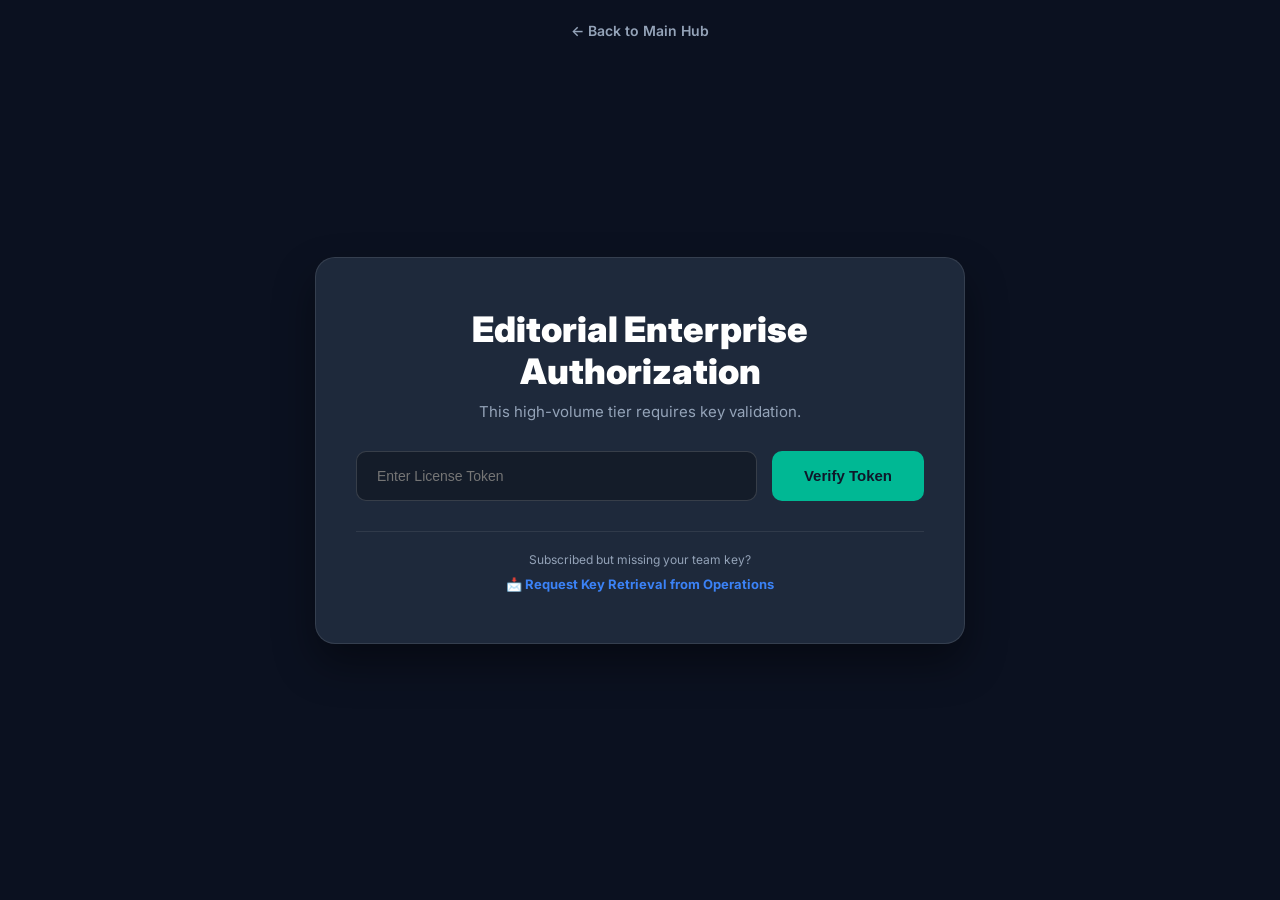
<file: app.html>
<!DOCTYPE html>
<html lang="en">
<head>
    <meta charset="UTF-8">
    <meta name="viewport" content="width=device-width, initial-scale=1.0">
    <title>Team Authorization | Provenant™</title>
    <link rel="stylesheet" href="https://fonts.googleapis.com/css2?family=Inter:wght@400;600;800;900&display=swap">
    <style>
        :root {
            --brand-dark: #0f172a;
            --brand-accent: #00b894;
            --brand-writer: #3b82f6;
            --text-muted: #94a3b8;
        }

        * { box-sizing: border-box; margin: 0; padding: 0; }

        body {
            font-family: 'Inter', sans-serif;
            background: #0b1120;
            color: #ffffff;
            min-height: 100vh;
            display: flex;
            flex-direction: column;
            align-items: center;
            justify-content: center;
            padding: 20px;
        }

        .nav-header {
            position: absolute;
            top: 20px;
            left: 50%;
            transform: translateX(-50%);
        }

        /* License Key Display Banner for Managers */
        .key-banner {
            display: none;
            background: rgba(0, 184, 148, 0.1);
            border: 1px solid var(--brand-accent);
            border-radius: 16px;
            padding: 20px;
            width: 100%;
            max-width: 650px;
            margin-bottom: 20px;
            text-align: center;
            box-shadow: 0 10px 25px rgba(0, 184, 148, 0.15);
        }

        .key-badge {
            display: inline-flex;
            align-items: center;
            gap: 10px;
            background: #0f172a;
            border: 1px dashed var(--brand-accent);
            padding: 8px 16px;
            border-radius: 8px;
            font-family: monospace;
            font-size: 1.1rem;
            font-weight: bold;
            color: var(--brand-accent);
            margin: 10px 0;
        }

        .copy-btn {
            background: var(--brand-accent);
            color: var(--brand-dark);
            border: none;
            padding: 4px 10px;
            border-radius: 6px;
            font-size: 12px;
            font-weight: bold;
            cursor: pointer;
            margin-left: 8px;
        }

        .auth-card {
            background: #1e293b;
            border: 1px solid rgba(255, 255, 255, 0.1);
            border-radius: 20px;
            padding: 50px 40px;
            width: 100%;
            max-width: 650px;
            text-align: center;
            box-shadow: 0 20px 40px rgba(0, 0, 0, 0.4);
        }

        .auth-card h2 {
            font-size: 2.2rem;
            font-weight: 900;
            margin-bottom: 10px;
        }

        .auth-card p {
            color: var(--text-muted);
            margin-bottom: 30px;
            font-size: 15px;
        }

        .form-row {
            display: flex;
            gap: 15px;
            justify-content: center;
            flex-wrap: wrap;
        }

        input {
            background: rgba(0, 0, 0, 0.3);
            border: 1px solid rgba(255, 255, 255, 0.15);
            padding: 16px 20px;
            border-radius: 10px;
            color: #fff;
            font-size: 14px;
            outline: none;
            flex: 1;
            min-width: 240px;
        }

        input:focus { border-color: var(--brand-accent); }

        .verify-btn, .launch-btn {
            background: var(--brand-accent);
            color: var(--brand-dark);
            border: none;
            padding: 16px 32px;
            border-radius: 10px;
            font-weight: 800;
            font-size: 15px;
            cursor: pointer;
            text-decoration: none;
            display: inline-block;
            transition: all 0.2s ease;
        }

        .verify-btn:hover, .launch-btn:hover { filter: brightness(1.1); transform: translateY(-1px); }

        /* Access Panel (Shown when authenticated) */
        .access-panel {
            display: none;
            width: 100%;
            max-width: 650px;
            background: #1e293b;
            border-radius: 20px;
            padding: 50px 40px;
            border: 1px solid rgba(255,255,255,0.1);
            text-align: center;
            box-shadow: 0 20px 40px rgba(0, 0, 0, 0.4);
        }
    </style>
</head>
<body>

    <div class="nav-header">
        <a href="index.html" style="color: var(--text-muted); text-decoration: none; font-size: 14px; font-weight: 600;">← Back to Main Hub</a>
    </div>

    <!-- Manager Post-Checkout Success Banner -->
    <div class="key-banner" id="manager-success-banner">
        <h3 style="color: #fff; font-size: 1.2rem; margin-bottom: 5px;">🎉 Subscription Activated!</h3>
        <p style="color: var(--text-muted); font-size: 13px;">Here is your Master Editorial License Token. Share this code with your writing and research teams to give them access to the writing pad.</p>
        <div>
            <div class="key-badge">
                <span id="token-text">NEWSROOM2026</span>
                <button class="copy-btn" onclick="copyToken()">Copy Key</button>
            </div>
        </div>
    </div>

    <!-- Authorization Screen -->
    <div class="auth-card" id="auth-gate">
        <h2>Editorial Enterprise Authorization</h2>
        <p>This high-volume tier requires key validation.</p>
        
        <div class="form-row">
            <input type="password" id="license-key-input" placeholder="Enter License Token">
            <button class="verify-btn" onclick="validateKey()">Verify Token</button>
        </div>

        <!-- Manager Retrieval Support Fallback -->
        <div style="margin-top: 30px; border-top: 1px solid rgba(255,255,255,0.08); padding-top: 20px;">
            <p style="font-size: 12px; color: var(--text-muted); margin-bottom: 6px;">
                Subscribed but missing your team key?
            </p>
            <a href="mailto:provenantforensics@outlook.com?subject=Editorial%20Enterprise%20License%20Key%20Retrieval%20Request&body=Hello%20Provenant%20Team,%0A%0AI%20recently%20subscribed%20to%20the%20Editorial%20Enterprise%20Suite%20and%20need%20my%20Enterprise%20Authorization%20Token.%0A%0AAccount%20Email:%20%0AOrganization%20Name:%20" 
               style="color: var(--brand-writer); font-size: 13px; font-weight: bold; text-decoration: none;">
                📩 Request Key Retrieval from Operations
            </a>
        </div>
    </div>

    <!-- Access Panel for Validated Users -->
    <div class="access-panel" id="access-panel">
        <h2 style="font-size: 2rem; font-weight: 900; margin-bottom: 10px;">Access Granted</h2>
        <p style="color: var(--text-muted); font-size: 15px; margin-bottom: 30px;">Your session is authenticated. You can proceed directly to your editorial workspace.</p>
        <a href="Editorial-writingpad" class="launch-btn">Launch Editorial Workspace →</a>
    </div>

    <script>
        window.onload = function() {
            const urlParams = new URLSearchParams(window.location.search);
            const isUnlockedByRedirect = urlParams.get('unlocked') === 'true';
            const isSavedSession = localStorage.getItem('provenant_newsroom_session') === 'active';

            // Show manager banner if coming directly from Stripe payment
            if (isUnlockedByRedirect) {
                document.getElementById('manager-success-banner').style.display = 'block';
            }

            // If session already validated, present access panel
            if (isUnlockedByRedirect || isSavedSession) {
                showAccessPanel();
            }
        };

        function validateKey() {
            const inputKey = document.getElementById('license-key-input').value.trim();
            
            if (inputKey === "NEWSROOM2026") {
                localStorage.setItem('provenant_newsroom_session', 'active');
                window.location.href = "Editorial-writingpad";
            } else {
                alert("Invalid Token. Please check your enterprise license code.");
            }
        }

        function showAccessPanel() {
            document.getElementById('auth-gate').style.display = 'none';
            document.getElementById('access-panel').style.display = 'block';
        }

        function copyToken() {
            const tokenText = document.getElementById('token-text').innerText;
            navigator.clipboard.writeText(tokenText);
            const copyBtn = document.querySelector('.copy-btn');
            copyBtn.innerText = 'Copied!';
            setTimeout(() => { copyBtn.innerText = 'Copy Key'; }, 2000);
        }
    </script>
</body>
</html>
</file>
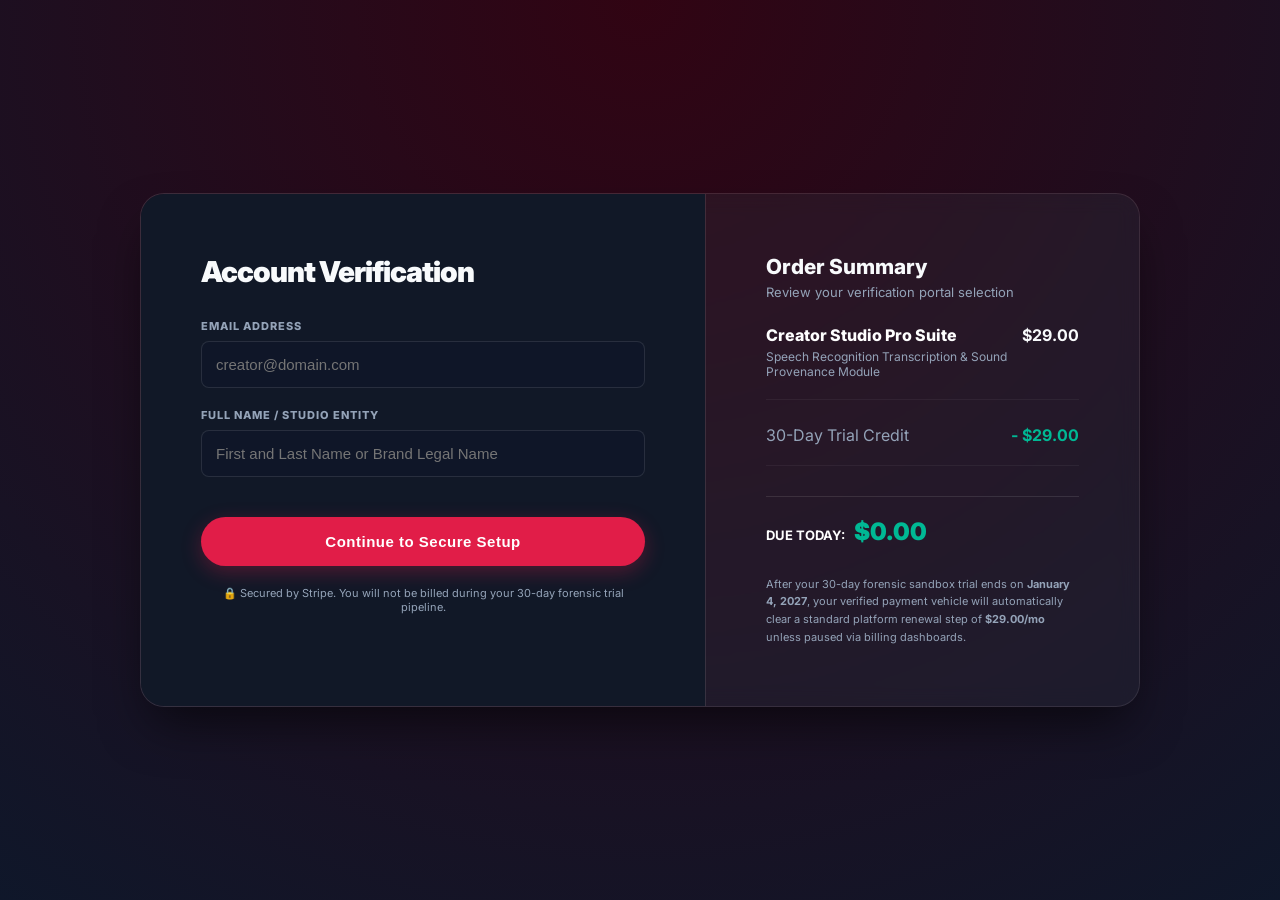
<file: checkout-creators.html>
<!DOCTYPE html>
<html lang="en">
<head>
    <script async src="https://www.googletagmanager.com/gtag/js?id=G-6B0NP15RYC"></script>
    <script>
      window.dataLayer = window.dataLayer || [];
      function gtag(){dataLayer.push(arguments);}
      gtag('js', new Date());
      gtag('config', 'G-6B0NP15RYC');
    </script>

    <meta charset="UTF-8">
    <meta name="viewport" content="width=device-width, initial-scale=1.0">
    <title>Secure Checkout | Provenant™ Creators</title>
    <link rel="stylesheet" href="https://fonts.googleapis.com/css2?family=Inter:wght@400;500;600;700;800;900&family=Fira+Code:wght@400;500&display=swap">
    
    <style>
        :root {
            --brand-creator: #e11d48; /* Vibrant Rose branding element alignment */
            --brand-dark: #0f172a;    /* Deep Slate */
            --brand-surface: #1e293b; /* Medium Slate */
            --brand-glass: rgba(255, 255, 255, 0.03);
            --brand-border: rgba(255, 255, 255, 0.1);
            --text-main: #f8fafc;
            --text-muted: #94a3b8;
            --brand-accent: #00b894;  /* Success Green */
        }

        * { box-sizing: border-box; margin: 0; padding: 0; }

        body {
            font-family: 'Inter', sans-serif;
            background: radial-gradient(circle at top, #310413 0%, #0f172a 100%);
            color: var(--text-main);
            display: flex;
            justify-content: center;
            align-items: center;
            min-height: 100vh;
            padding: 20px;
        }

        .checkout-container {
            display: grid;
            grid-template-columns: 1.3fr 1fr;
            width: 100%;
            max-width: 1000px;
            background: var(--brand-glass);
            border: 1px solid var(--brand-border);
            border-radius: 24px;
            overflow: hidden;
            backdrop-filter: blur(10px);
            box-shadow: 0 25px 50px -12px rgba(0, 0, 0, 0.6);
            position: relative;
        }

        .payment-form {
            padding: 60px;
            background: #111827;
            position: relative;
        }

        .payment-form h2 { 
            margin-bottom: 30px; 
            font-size: 1.8rem; 
            font-weight: 900; 
            letter-spacing: -1px;
        }

        .form-group { margin-bottom: 20px; }
        
        label { 
            display: block; 
            font-size: 11px; 
            color: var(--text-muted); 
            margin-bottom: 8px; 
            text-transform: uppercase; 
            letter-spacing: 1px; 
            font-weight: 800; 
        }
        
        input {
            width: 100%;
            padding: 14px;
            background: rgba(15, 23, 42, 0.6);
            border: 1px solid var(--brand-border);
            border-radius: 8px;
            color: white;
            font-size: 15px;
            outline: none;
            transition: border-color 0.2s ease;
        }

        input:focus { border-color: var(--brand-creator); }

        .code-input {
            font-family: 'Fira Code', monospace;
            font-size: 22px;
            letter-spacing: 8px;
            text-align: center;
            padding: 12px;
        }

        .secure-btn {
            width: 100%;
            background: var(--brand-creator);
            color: white;
            border: none;
            padding: 16px;
            border-radius: 50px;
            font-weight: 800;
            font-size: 15px;
            cursor: pointer;
            margin-top: 20px;
            transition: all 0.3s cubic-bezier(0.4, 0, 0.2, 1);
            box-shadow: 0 6px 20px rgba(225, 29, 72, 0.3);
            letter-spacing: 0.5px;
        }

        .secure-btn:hover { 
            transform: translateY(-2px); 
            box-shadow: 0 12px 25px rgba(225, 29, 72, 0.5); 
            filter: brightness(1.1);
        }

        .secure-btn:disabled {
            opacity: 0.6;
            cursor: not-allowed;
            transform: none;
        }

        .secondary-btn {
            background: transparent;
            border: 1px solid var(--brand-border);
            color: var(--text-muted);
            padding: 12px 20px;
            border-radius: 50px;
            font-size: 12px;
            font-weight: 700;
            cursor: pointer;
            transition: all 0.2s ease;
        }

        .secondary-btn:hover {
            border-color: #f8fafc;
            color: #f8fafc;
        }

        /* Email Verification Pending State Panel */
        .verification-panel {
            display: none;
            flex-direction: column;
            align-items: center;
            text-align: center;
            padding: 20px 0;
            animation: fadeIn 0.3s ease-in-out;
        }

        @keyframes fadeIn {
            from { opacity: 0; transform: translateY(8px); }
            to { opacity: 1; transform: translateY(0); }
        }

        .verify-badge {
            width: 64px;
            height: 64px;
            background: rgba(56, 189, 248, 0.1);
            border: 1px solid rgba(56, 189, 248, 0.3);
            border-radius: 50%;
            display: flex;
            align-items: center;
            justify-content: center;
            font-size: 28px;
            margin-bottom: 20px;
        }

        .target-email-display {
            background: rgba(15, 23, 42, 0.8);
            border: 1px solid var(--brand-border);
            padding: 8px 16px;
            border-radius: 8px;
            font-family: 'Fira Code', monospace;
            font-size: 13px;
            color: #38bdf8;
            margin: 12px 0 20px 0;
            word-break: break-all;
        }

        .order-summary {
            padding: 60px;
            background: rgba(30, 41, 59, 0.2);
            border-left: 1px solid var(--brand-border);
            display: flex;
            flex-direction: column;
            justify-content: space-between;
        }

        .order-summary h3 {
            font-size: 1.3rem;
            font-weight: 800;
            margin-bottom: 5px;
        }

        .summary-item {
            display: flex;
            justify-content: space-between;
            margin-top: 25px;
            padding-bottom: 20px;
            border-bottom: 1px solid rgba(255, 255, 255, 0.05);
        }

        .total { 
            font-size: 1.5rem; 
            font-weight: 900; 
            color: var(--brand-accent); 
            margin-top: 30px; 
            padding-top: 20px;
            border-top: 1px solid rgba(255, 255, 255, 0.1);
        }

        @media (max-width: 850px) {
            .checkout-container { grid-template-columns: 1fr; }
            .order-summary { order: -1; padding: 40px; border-left: none; border-bottom: 1px solid var(--brand-border); }
            .payment-form { padding: 40px; }
        }
    </style>
</head>
<body>

    <div class="checkout-container">
        <div class="payment-form">
            <!-- STEP 1: INITIAL SIGNUP FORM -->
            <div id="checkout-form-step">
                <h2>Account Verification</h2>
                <form id="payment-form">
                    <div class="form-group">
                        <label>Email Address</label>
                        <input type="email" id="user-email-input" placeholder="creator@domain.com" required>
                    </div>
                    <div class="form-group">
                        <label>Full Name / Studio Entity</label>
                        <input type="text" id="user-name-input" placeholder="First and Last Name or Brand Legal Name" required>
                    </div>
                    
                    <button type="submit" id="submit-btn" class="secure-btn">Continue to Secure Setup</button>
                    
                    <p style="text-align: center; font-size: 11px; color: var(--text-muted); margin-top: 20px;">
                        🔒 Secured by Stripe. You will not be billed during your 30-day forensic trial pipeline.
                    </p>
                </form>
            </div>

            <!-- STEP 2: EMAIL VERIFICATION PENDING STATE -->
            <div id="verification-step" class="verification-panel">
                <div class="verify-badge">📩</div>
                <h2 style="margin-bottom: 10px;">Check Your Inbox</h2>
                <p style="font-size: 13px; color: var(--text-muted); line-height: 1.5;">
                    Enter the 6-digit verification code sent to your email to continue.
                </p>

                <div class="target-email-display" id="confirmed-email-target">creator@domain.com</div>

                <!-- VERIFICATION CODE FORM -->
                <form id="code-verification-form" style="width: 100%;">
                    <div class="form-group" style="margin-bottom: 10px;">
                        <label>6-Digit Verification Code</label>
                        <input type="text" id="verification-code-input" class="code-input" maxlength="6" placeholder="123456" required autocomplete="off">
                    </div>

                    <p id="code-error-msg" style="font-size: 12px; color: #e11d48; margin-bottom: 10px; display: none;">
                        ❌ Invalid verification code. Please try again.
                    </p>

                    <button type="submit" class="secure-btn" style="margin-top: 5px;">
                        Verify & Proceed to Payment
                    </button>
                </form>
                    
                <div style="display: flex; gap: 10px; justify-content: center; margin-top: 20px;">
                    <button type="button" class="secondary-btn" id="resend-btn" onclick="resendVerificationEmail()">Resend Email</button>
                    <button type="button" class="secondary-btn" onclick="editEmailAddress()">Edit Email</button>
                </div>

                <p id="resend-status-msg" style="font-size: 11px; color: var(--brand-accent); margin-top: 15px; display: none;"></p>
            </div>
        </div>

        <div class="order-summary">
            <div>
                <h3>Order Summary</h3>
                <p style="color: var(--text-muted); font-size: 13px;">Review your verification portal selection</p>
                
                <div class="summary-item">
                    <div>
                        <div id="summary-plan-name" style="font-weight: 800; color: #fff; min-height: 20px;"></div>
                        <div id="summary-billing-interval" style="font-size: 12px; color: var(--text-muted); margin-top: 4px; min-height: 18px;"></div>
                    </div>
                    <div id="summary-base-price" style="font-weight: 700;"></div>
                </div>

                <div class="summary-item">
                    <div style="color: var(--text-muted);">30-Day Trial Credit</div>
                    <div id="summary-discount-price" style="color: var(--brand-accent); font-weight: 700;"></div>
                </div>
            </div>

            <div>
                <div class="total">
                    <span style="font-size: 13px; color: white; font-weight: bold; text-transform: uppercase; margin-right: 4px;">Due Today:</span> $0.00
                </div>

                <div style="margin-top: 30px; font-size: 11px; color: var(--text-muted); line-height: 1.6;">
                    <p id="billing-timeline-disclosure"></p>
                </div>
            </div>
        </div>
    </div>

    <script>
        const WORKER_URL = "https://verify-email.kzinyemb.workers.dev/";

        const stripePaymentLinks = {
            "Creator Studio Pro Suite": "https://buy.stripe.com/test_dRm7sM17wa9wcil8h3bo408" 
        };

        let activePlanName = "Creator Studio Pro Suite";
        let currentEmail = "";
        let activeCode = ""; // Stores generated code for validation

        window.onload = function() {
            let planPrice = "$29.00";
            let intervalLabel = "Speech Recognition Transcription & Sound Provenance Module";
            let structuralInterval = "/mo";

            document.getElementById('summary-plan-name').innerText = activePlanName;
            document.getElementById('summary-billing-interval').innerText = intervalLabel;
            document.getElementById('summary-base-price').innerText = planPrice;
            document.getElementById('summary-discount-price').innerText = "- " + planPrice;
            
            const targetTrialExpiration = new Date();
            targetTrialExpiration.setDate(targetTrialExpiration.getDate() + 30);
            const genericFormattedDate = targetTrialExpiration.toLocaleDateString('en-US', { year: 'numeric', month: 'long', day: 'numeric' });
            
            document.getElementById('billing-timeline-disclosure').innerHTML = `After your 30-day forensic sandbox trial ends on <b>${genericFormattedDate}</b>, your verified payment vehicle will automatically clear a standard platform renewal step of <b>${planPrice}${structuralInterval}</b> unless paused via billing dashboards.`;
        };

        // Sends request to Cloudflare Worker
        async function sendVerificationApi(email) {
            // Generate fresh 6-digit code
            activeCode = Math.floor(100000 + Math.random() * 900000).toString();
            
            const response = await fetch(WORKER_URL, {
                method: "POST",
                headers: { "Content-Type": "application/json" },
                body: JSON.stringify({ email: email, code: activeCode })
            });

            if (!response.ok) {
                const errData = await response.json();
                throw new Error(errData.error || "Failed to dispatch verification email.");
            }

            return await response.json();
        }

        // Form 1 Submit: Dispatches Email via Worker
        document.getElementById('payment-form').onsubmit = async function(e) {
            e.preventDefault();
            currentEmail = document.getElementById('user-email-input').value.trim();
            const submitBtn = document.getElementById('submit-btn');

            if (!currentEmail) return;

            submitBtn.disabled = true;
            submitBtn.innerText = "Sending Verification Code...";

            try {
                await sendVerificationApi(currentEmail);

                // Set email in verification view
                document.getElementById('confirmed-email-target').innerText = currentEmail;

                // Reset code input field and error messages
                document.getElementById('verification-code-input').value = '';
                document.getElementById('code-error-msg').style.display = 'none';

                // Switch Panels
                document.getElementById('checkout-form-step').style.display = 'none';
                document.getElementById('verification-step').style.display = 'flex';
            } catch (err) {
                alert("Error sending verification email: " + err.message);
            } finally {
                submitBtn.disabled = false;
                submitBtn.innerText = "Continue to Secure Setup";
            }
        };

        // Form 2 Submit: Validates Code & Redirects to Stripe
        document.getElementById('code-verification-form').onsubmit = function(e) {
            e.preventDefault();
            const enteredCode = document.getElementById('verification-code-input').value.trim();
            const errorMsg = document.getElementById('code-error-msg');

            if (enteredCode === activeCode) {
                errorMsg.style.display = 'none';
                
                let targetCheckoutUrl = stripePaymentLinks[activePlanName];
                if (!targetCheckoutUrl) {
                    alert("Configuration update required: Missing link array pairing parameters.");
                    return;
                }

                // Append prefilled email parameter to Stripe link
                const separator = targetCheckoutUrl.includes('?') ? '&' : '?';
                targetCheckoutUrl += `${separator}prefilled_email=${encodeURIComponent(currentEmail)}`;

                // Redirect to Stripe
                window.location.href = targetCheckoutUrl;
            } else {
                errorMsg.style.display = 'block';
            }
        };

        // Resend Verification Email Action
        async function resendVerificationEmail() {
            const msg = document.getElementById('resend-status-msg');
            const resendBtn = document.getElementById('resend-btn');

            resendBtn.disabled = true;
            msg.style.color = "var(--text-muted)";
            msg.innerText = "Sending fresh code...";
            msg.style.display = 'block';

            try {
                await sendVerificationApi(currentEmail);
                msg.style.color = "var(--brand-accent)";
                msg.innerText = "✓ Fresh verification code sent to your inbox.";
                document.getElementById('code-error-msg').style.display = 'none';
            } catch (err) {
                msg.style.color = "#e11d48";
                msg.innerText = "Failed to resend code. Please try again.";
            } finally {
                resendBtn.disabled = false;
                setTimeout(() => { msg.style.display = 'none'; }, 4000);
            }
        }

        // Return to Form to edit email
        function editEmailAddress() {
            document.getElementById('verification-step').style.display = 'none';
            document.getElementById('checkout-form-step').style.display = 'block';
        }
    </script>
</body>
</html>
</file>
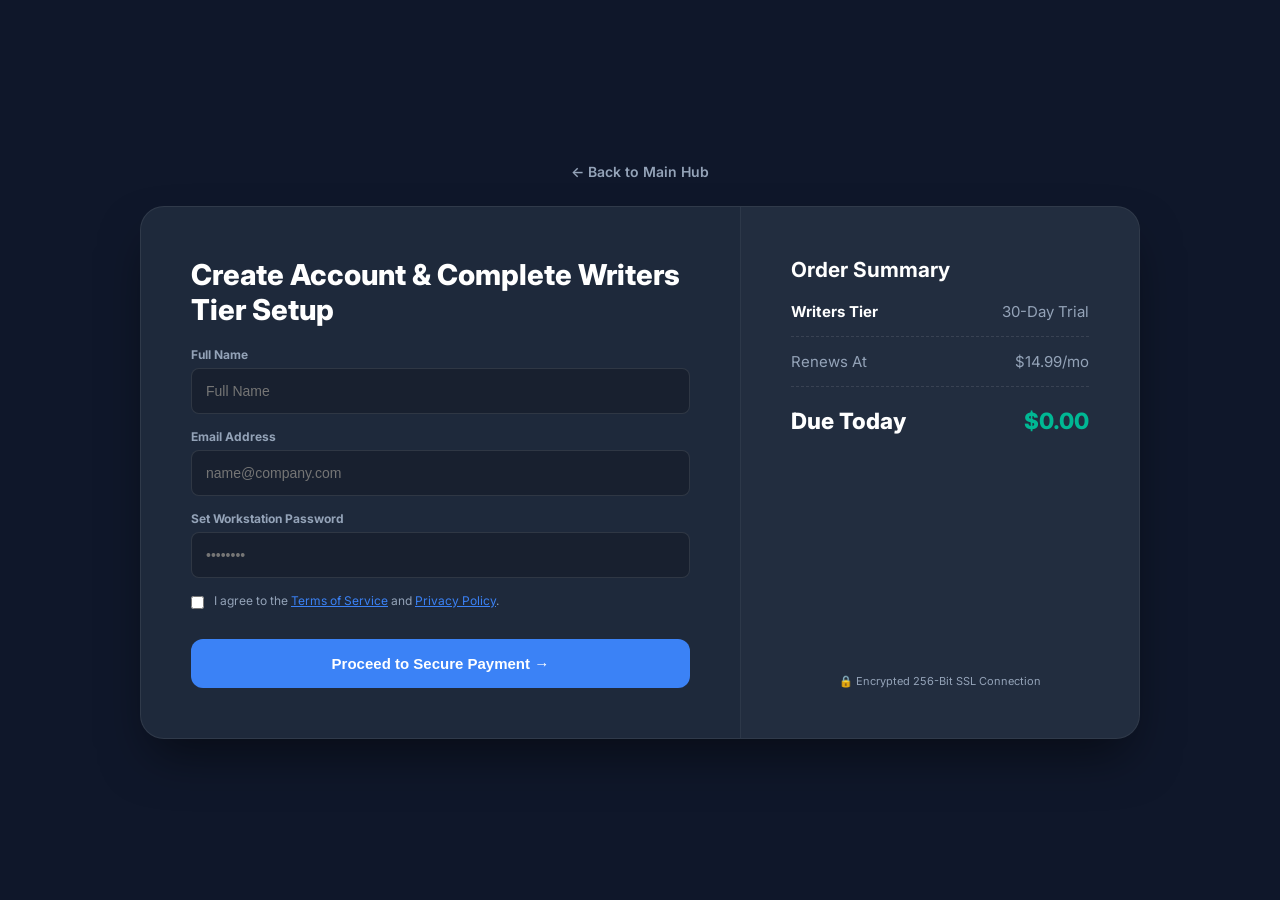
<file: checkout.html>
<!DOCTYPE html>
<html lang="en">
<head>
    <meta charset="UTF-8">
    <meta name="viewport" content="width=device-width, initial-scale=1.0">
    <title>Secure Checkout | Provenant™</title>
    <link rel="stylesheet" href="https://fonts.googleapis.com/css2?family=Inter:wght@400;500;700;800;900&display=swap">
    <style>
        :root { 
            --brand-accent: #00b894; 
            --brand-dark: #0f172a; 
            --brand-writer: #3b82f6; 
            --text-muted: #94a3b8;
        }

        * { box-sizing: border-box; margin: 0; padding: 0; }

        body { 
            font-family: 'Inter', sans-serif; 
            background: #0f172a; 
            color: white; 
            display: flex; 
            flex-direction: column;
            justify-content: center; 
            align-items: center; 
            min-height: 100vh; 
            padding: 20px; 
        }

        .checkout-container { 
            display: grid; 
            grid-template-columns: 1.5fr 1fr; 
            width: 100%; 
            max-width: 1000px; 
            background: #1e293b; 
            border-radius: 24px; 
            overflow: hidden; 
            box-shadow: 0 25px 50px -12px rgba(0, 0, 0, 0.5);
            border: 1px solid rgba(255, 255, 255, 0.08);
        }

        .payment-form { padding: 50px; }
        .order-summary { 
            padding: 50px; 
            background: rgba(255, 255, 255, 0.02); 
            border-left: 1px solid rgba(255, 255, 255, 0.05); 
            display: flex;
            flex-direction: column;
            justify-content: space-between;
        }

        .secure-btn { 
            width: 100%; 
            background: var(--brand-writer); 
            color: white; 
            border: none; 
            padding: 16px; 
            border-radius: 12px; 
            font-weight: 800; 
            cursor: pointer; 
            font-size: 15px;
            transition: all 0.2s ease;
            margin-top: 10px;
        }
        .secure-btn:hover { filter: brightness(1.1); transform: translateY(-1px); }

        h2 { font-size: 1.8rem; font-weight: 800; margin-bottom: 20px; }
        h3 { font-size: 1.3rem; font-weight: 700; margin-bottom: 20px; color: #fff; }

        label.field-label {
            font-size: 12px;
            font-weight: bold;
            color: var(--text-muted);
            display: block;
            margin-bottom: 6px;
        }

        input { 
            width: 100%; 
            padding: 14px; 
            background: rgba(0, 0, 0, 0.2); 
            border: 1px solid rgba(255, 255, 255, 0.1); 
            border-radius: 8px; 
            color: white; 
            margin-bottom: 15px; 
            outline: none;
            font-size: 14px;
        }
        input:focus { border-color: var(--brand-writer); }

        .summary-item {
            display: flex;
            justify-content: space-between;
            margin-bottom: 15px;
            font-size: 15px;
            color: var(--text-muted);
            border-bottom: 1px dashed rgba(255,255,255,0.1);
            padding-bottom: 15px;
        }

        .total {
            font-size: 1.4rem;
            font-weight: 800;
            color: #fff;
            margin-top: 20px;
            display: flex;
            justify-content: space-between;
        }

        .legal-check {
            font-size: 12px;
            color: var(--text-muted);
            display: flex;
            align-items: flex-start;
            gap: 10px;
            margin-bottom: 20px;
            cursor: pointer;
        }
        .legal-check input { width: auto; margin-bottom: 0; margin-top: 3px; }

        @media (max-width: 850px) { 
            .checkout-container { grid-template-columns: 1fr; } 
            .order-summary { border-left: none; border-top: 1px solid rgba(255,255,255,0.05); }
        }
    </style>
</head>
<body>

    <div style="margin-bottom: 25px;">
        <a href="index.html" style="color: var(--text-muted); text-decoration: none; font-size: 14px; font-weight: 600;">← Back to Main Hub</a>
    </div>

    <div class="checkout-container" id="container">
        <!-- Main Form -->
        <div class="payment-form" id="payment-form-pane">
            <h2 id="form-heading">Create Account & Complete Setup</h2>
            <form id="pay-form">
                <label class="field-label" id="name-label">Full Name</label>
                <input type="text" id="name-field" placeholder="Full Name" required>

                <label class="field-label" id="email-label">Email Address</label>
                <input type="email" id="email-field" placeholder="name@company.com" required>

                <label class="field-label">Set Workstation Password</label>
                <input type="password" id="password-field" placeholder="••••••••" required>
                
                <label class="legal-check">
                    <input type="checkbox" required>
                    <span>I agree to the <a href="/terms.html" style="color: var(--brand-writer);" target="_blank">Terms of Service</a> and <a href="/privacy.html" style="color: var(--brand-writer);" target="_blank">Privacy Policy</a>.</span>
                </label>

                <button type="submit" class="secure-btn">Proceed to Secure Payment →</button>
            </form>
        </div>

        <!-- Summary -->
        <div class="order-summary" id="summary-pane">
            <div>
                <h3>Order Summary</h3>
                <div id="summary-content">Loading...</div>
            </div>
            <div style="font-size: 11px; color: var(--text-muted); text-align: center; margin-top: 30px;">
                🔒 Encrypted 256-Bit SSL Connection
            </div>
        </div>
    </div>

    <script>
        const stripeLinks = {
            "Writers Tier": "https://buy.stripe.com/00w6oHh0XeccdRFcV4gYU07",
            "Editorial Enterprise Suite": "https://buy.stripe.com/fZuaEX9yv7NO3d1cV4gYU06",
            "Academic Suite": "https://buy.stripe.com/test_bJe8wQ17w81o2HL54Rbo403",
            "Creator Studio Pro Suite": "https://buy.stripe.com/test_dRm14o03s81ocilcxjbo402"
        };

        const planPrices = {
            "Writers Tier": "$14.99/mo",
            "Editorial Enterprise Suite": "$89.00/mo",
            "Academic Suite": "$12.99/prof/mo",
            "Creator Studio Pro Suite": "$29.00/mo"
        };

        window.onload = () => {
            const params = new URLSearchParams(window.location.search);
            const rawPlan = params.get('plan') || "Writers Tier";
            const plan = decodeURIComponent(rawPlan);
            const displayPrice = planPrices[plan] || "$14.99/mo";
            
            // Align Heading Title dynamically with selected product plan
            document.getElementById('form-heading').innerText = `Create Account & Complete ${plan} Setup`;

            // Adjust form input placeholders depending on individual vs group suite plans
            const emailField = document.getElementById('email-field');
            const nameField = document.getElementById('name-field');
            if (plan.includes('Enterprise') || plan.includes('Academic')) {
                emailField.placeholder = "manager@company.com";
                nameField.placeholder = "Manager Full Name";
            } else {
                emailField.placeholder = "name@company.com";
                nameField.placeholder = "Full Name";
            }

            // Populate Order Summary pane
            document.getElementById('summary-content').innerHTML = `
                <div class="summary-item">
                    <div style="font-weight: 700; color: #fff;">${plan}</div>
                    <div>30-Day Trial</div>
                </div>
                <div class="summary-item">
                    <div>Renews At</div>
                    <div>${displayPrice}</div>
                </div>
                <div class="total">
                    <span>Due Today</span>
                    <span style="color: var(--brand-accent);">$0.00</span>
                </div>
            `;
        };

        document.getElementById('pay-form').onsubmit = (e) => {
            e.preventDefault();
            const params = new URLSearchParams(window.location.search);
            const rawPlan = params.get('plan') || "Writers Tier";
            const plan = decodeURIComponent(rawPlan);

            const emailInput = document.getElementById('email-field').value.trim();
            const passwordInput = document.getElementById('password-field').value.trim();
            const nameInput = document.getElementById('name-field').value.trim();

            // Save user account details to localStorage for session persistence
            localStorage.setItem('provenant_user_email', emailInput);
            localStorage.setItem('provenant_user_password', passwordInput);
            localStorage.setItem('provenant_user_name', nameInput);

            let targetUrl = stripeLinks[plan] || stripeLinks["Writers Tier"];
            
            // Append prefilled email to Stripe URL
            const separator = targetUrl.includes('?') ? '&' : '?';
            targetUrl += `${separator}prefilled_email=${encodeURIComponent(emailInput)}`;

            window.location.href = targetUrl;
        };
    </script>
</body>
</html>
</file>
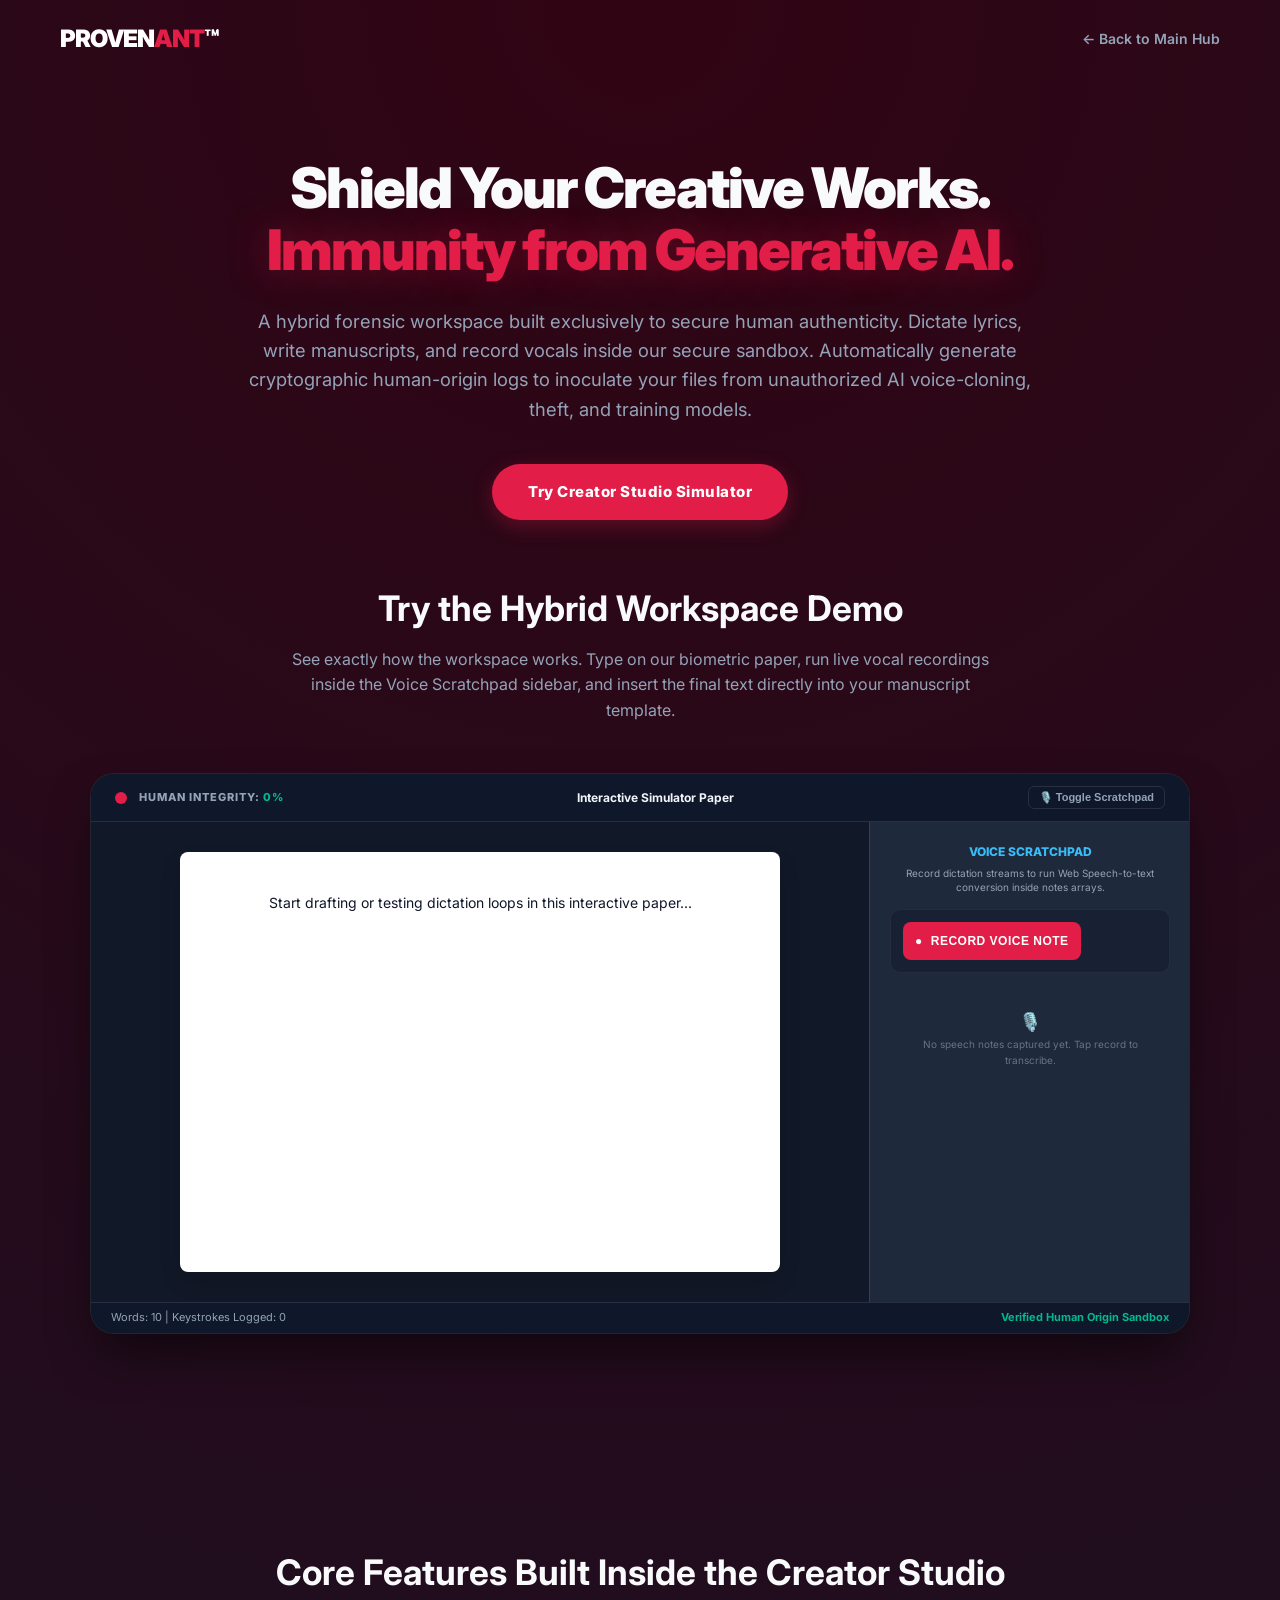
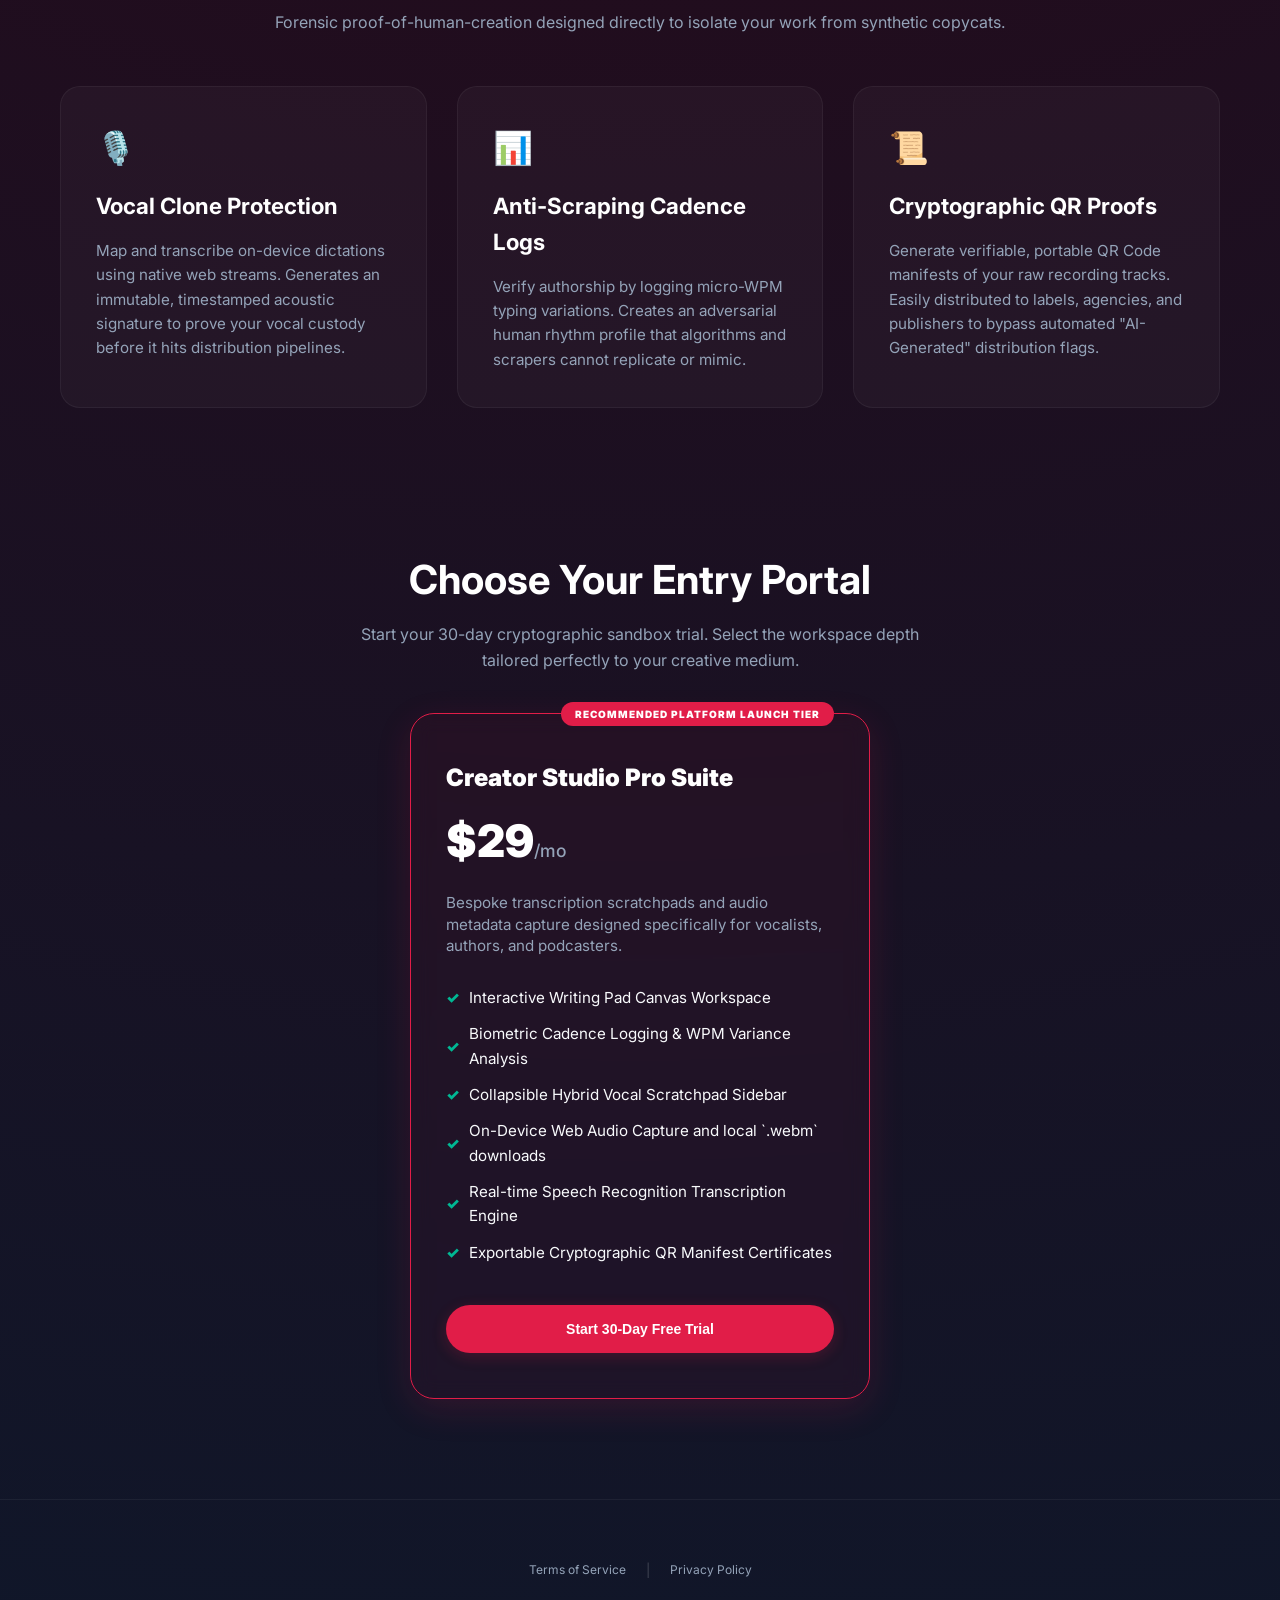
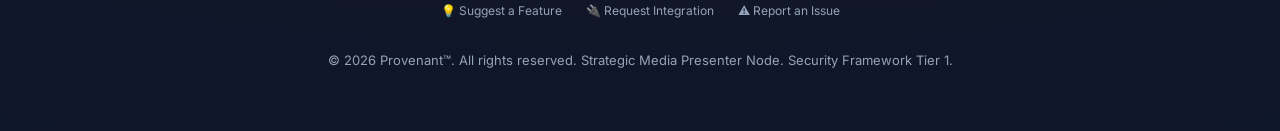
<file: creators.html>
<!DOCTYPE html>
<html lang="en">
<head>
    <script async src="https://www.googletagmanager.com/gtag/js?id=G-6B0NP15RYC"></script>
    <script>
      window.dataLayer = window.dataLayer || [];
      function gtag(){dataLayer.push(arguments);}
      gtag('js', new Date());

      gtag('config', 'G-6B0NP15RYC');
    </script>

    <meta charset="UTF-8">
    <meta name="viewport" content="width=device-width, initial-scale=1.0">
    
    <link rel="manifest" href="/manifest.json">
    <meta name="apple-mobile-web-app-capable" content="yes">
    <meta name="apple-mobile-web-app-status-bar-style" content="black-translucent">
    <link rel="apple-touch-icon" href="/icon-192.png">

    <title>Provenant™ Creator Studio | Shield Your Creativity From Generative AI</title>
    <link rel="stylesheet" href="https://fonts.googleapis.com/css2?family=Inter:wght@400;500;600;700;800;900&family=Fira+Code:wght@400;500&display=swap">
    
    <style>
        :root {
            --brand-creator: #e11d48; /* Vibrant Rose */
            --brand-dark: #0f172a;   /* Deep Slate */
            --brand-surface: #1e293b; /* Medium Slate */
            --brand-glass: rgba(255, 255, 255, 0.03);
            --brand-border: rgba(255, 255, 255, 0.1);
            --text-main: #f8fafc;
            --text-muted: #94a3b8;
            --success-green: #00b894;
            --ig-gradient: linear-gradient(45deg, #f9ce34, #ee2a7b, #6228d7);
        }

        * { box-sizing: border-box; margin: 0; padding: 0; }

        body {
            font-family: 'Inter', sans-serif;
            background: radial-gradient(circle at top, #310413 0%, #0f172a 100%);
            color: var(--text-main);
            line-height: 1.6;
            min-height: 100vh;
            overflow-x: hidden;
        }

        section { padding: 80px 20px; max-width: 1200px; margin: 0 auto; }

        .action-btn {
            background: var(--brand-creator);
            color: #ffffff;
            border: none;
            padding: 16px 36px;
            border-radius: 50px;
            font-weight: 800;
            cursor: pointer;
            transition: all 0.3s cubic-bezier(0.4, 0, 0.2, 1);
            text-decoration: none;
            display: inline-block;
            font-size: 15px;
            letter-spacing: 0.5px;
            text-align: center;
            box-shadow: 0 6px 20px rgba(225, 29, 72, 0.3);
        }

        .action-btn:hover {
            transform: translateY(-3px);
            box-shadow: 0 12px 25px rgba(225, 29, 72, 0.5);
            filter: brightness(1.1);
        }

        .hero { text-align: center; padding: 80px 20px 40px 20px; }
        .hero h1 { font-size: 3.5rem; font-weight: 900; line-height: 1.1; margin-bottom: 25px; letter-spacing: -2px; }
        .hero p { font-size: 1.15rem; color: var(--text-muted); max-width: 800px; margin: 0 auto 40px auto; }

        .grid-3 {
            display: grid;
            grid-template-columns: repeat(auto-fit, minmax(300px, 1fr));
            gap: 30px;
            margin-top: 50px;
        }

        .feature-card {
            background: var(--brand-glass);
            border: 1px solid rgba(255, 255, 255, 0.05);
            border-radius: 20px;
            padding: 35px;
            text-align: left;
            transition: transform 0.3s ease, border-color 0.3s ease;
        }

        .feature-card:hover {
            transform: translateY(-5px);
            border-color: var(--brand-creator);
        }

        .feature-card h3 { font-size: 1.4rem; color: #fff; margin-bottom: 15px; }
        .feature-card p { color: var(--text-muted); font-size: 0.95rem; }
        .icon { font-size: 2rem; margin-bottom: 15px; display: block; }

        .workspace-simulator-container {
            width: 100%;
            max-width: 1100px;
            background: #090d16;
            border: 1.5px solid var(--brand-border);
            border-radius: 24px;
            margin: 50px auto;
            overflow: hidden;
            display: flex;
            flex-direction: column;
            box-shadow: 0 25px 50px -12px rgba(0, 0, 0, 0.6);
        }

        .workspace-sim-header {
            background: #0f172a;
            border-bottom: 1.5px solid var(--brand-border);
            padding: 12px 24px;
            display: flex;
            align-items: center;
            justify-content: space-between;
        }

        .workspace-split {
            display: flex;
            flex-direction: row;
            height: 480px;
            overflow: hidden;
            position: relative;
        }

        .sim-paper-pane {
            flex-grow: 1;
            padding: 30px;
            background: #111827;
            overflow-y: auto;
            display: flex;
            justify-content: center;
        }

        .sim-paper {
            background: white;
            color: #0f172a;
            width: 100%;
            max-width: 600px;
            min-height: 100%;
            padding: 40px;
            box-shadow: 0 10px 20px rgba(0,0,0,0.15);
            border-radius: 8px;
            outline: none;
            font-size: 14px;
            line-height: 1.6;
        }

        .sim-sidebar {
            width: 320px;
            min-width: 320px;
            background: #1e293b;
            border-left: 1.5px solid var(--brand-border);
            display: flex;
            flex-direction: column;
            transition: all 0.3s ease;
        }

        .sim-sidebar.closed {
            width: 0;
            min-width: 0;
            border-left: none;
        }

        .sim-sidebar-content {
            padding: 20px;
            display: flex;
            flex-direction: column;
            gap: 15px;
            height: 100%;
            overflow-y: auto;
            width: 320px;
        }

        .sim-rec-btn {
            background: #e11d48;
            color: white;
            border: none;
            padding: 12px;
            border-radius: 8px;
            font-weight: 700;
            cursor: pointer;
            font-size: 12px;
            text-transform: uppercase;
            letter-spacing: 0.5px;
            display: flex;
            align-items: center;
            justify-content: center;
            gap: 8px;
            transition: 0.2s;
        }

        .sim-rec-btn.recording {
            background: #0f172a;
            color: #f43f5e;
            border: 2px solid #f43f5e;
            animation: simPulse 1.5s infinite;
        }

        @keyframes simPulse {
            0% { opacity: 1; }
            50% { opacity: 0.6; }
            100% { opacity: 1; }
        }

        .sim-clip-card {
            background: rgba(15, 23, 42, 0.6);
            border: 1.5px solid var(--brand-border);
            border-radius: 10px;
            padding: 12px;
            display: flex;
            flex-direction: column;
            gap: 8px;
            text-align: left;
        }

        .sim-textarea {
            background: rgba(0, 0, 0, 0.2);
            border: 1px solid rgba(255, 255, 255, 0.1);
            border-radius: 6px;
            padding: 8px;
            font-size: 11px;
            color: #e2e8f0;
            resize: none;
            height: 60px;
            font-family: inherit;
        }

        .sim-badge-trigger {
            background: none;
            border: 1px solid rgba(255,255,255,0.1);
            color: #94a3b8;
            padding: 4px 8px;
            border-radius: 6px;
            font-size: 10px;
            cursor: pointer;
            transition: all 0.2s;
        }
        .sim-badge-trigger:hover {
            border-color: var(--brand-creator);
            color: #fff;
        }

        .sim-insert-btn {
            background: #38bdf8;
            color: #0f172a;
            border: none;
            padding: 4px 10px;
            border-radius: 6px;
            font-weight: 700;
            font-size: 10px;
            cursor: pointer;
        }

        .pricing-section-container {
            text-align: center;
            padding: 60px 20px 100px 20px;
        }

        .pricing-grid {
            display: flex;
            justify-content: center;
            gap: 30px;
            margin-top: 40px;
            flex-wrap: wrap;
        }

        .pricing-card {
            background: rgba(30, 41, 59, 0.4);
            border: 1px solid var(--brand-border);
            border-radius: 24px;
            padding: 45px 35px;
            width: 100%;
            max-width: 460px;
            text-align: left;
            display: flex;
            flex-direction: column;
            position: relative;
            backdrop-filter: blur(10px);
            transition: all 0.3s ease;
        }

        .pricing-card.popular {
            border-color: var(--brand-creator);
            background: rgba(225, 29, 72, 0.05);
            box-shadow: 0 10px 35px rgba(225, 29, 72, 0.15);
        }

        .pricing-card h4 { font-size: 1.5rem; font-weight: 900; color: #fff; margin-bottom: 8px; }
        .pricing-card .price { font-size: 2.8rem; font-weight: 900; color: #fff; margin-bottom: 15px; }
        .pricing-card .price span { font-size: 1.1rem; color: var(--text-muted); font-weight: 500; }
        .pricing-card p { color: var(--text-muted); font-size: 0.95rem; margin-bottom: 30px; line-height: 1.4; }
        
        .pricing-features {
            list-style: none;
            margin-bottom: 40px;
            display: flex;
            flex-direction: column;
            gap: 12px;
            flex-grow: 1;
        }

        .pricing-features li {
            font-size: 0.95rem;
            color: var(--text-main);
            display: flex;
            align-items: center;
            gap: 10px;
        }

        .pricing-features li::before {
            content: "✓";
            color: var(--success-green);
            font-weight: 900;
        }

        .pricing-btn {
            width: 100%;
            padding: 16px;
            border-radius: 50px;
            border: none;
            background: var(--brand-creator);
            color: #fff;
            font-weight: 800;
            cursor: pointer;
            text-align: center;
            text-decoration: none;
            font-size: 14px;
            transition: all 0.25s ease;
            box-shadow: 0 4px 15px rgba(225, 29, 72, 0.2);
        }

        .pricing-btn:hover {
            transform: translateY(-2px);
            filter: brightness(1.1);
            box-shadow: 0 6px 20px rgba(225, 29, 72, 0.4);
        }

        .custom-toast {
            position: fixed;
            bottom: 24px;
            right: 24px;
            background: #0f172a;
            border: 1px solid rgba(255, 255, 255, 0.1);
            color: #fff;
            padding: 12px 24px;
            border-radius: 12px;
            font-weight: bold;
            font-size: 13px;
            box-shadow: 0 15px 30px rgba(0, 0, 0, 0.4);
            display: flex;
            align-items: center;
            gap: 8px;
            opacity: 0;
            transform: translateY(10px);
            transition: all 0.3s ease;
            z-index: 10000;
            pointer-events: none;
        }

        .custom-toast.active {
            opacity: 1;
            transform: translateY(0);
        }

        footer { text-align: center; padding: 60px 20px; border-top: 1px solid rgba(255, 255, 255, 0.05); color: var(--text-muted); font-size: 13px; }
    </style>
</head>
<body>

    <div style="padding: 20px; max-width: 1200px; margin: 0 auto; display: flex; justify-content: space-between; align-items: center;">
        <div style="display: flex; align-items: center; gap: 10px; cursor: pointer;" onclick="location.href='index.html'">
            <span style="font-weight: 900; font-size: 24px; letter-spacing: -1px; color: #fff;">PROVEN<span style="color: var(--brand-creator);">ANT</span>™</span>
        </div>
        <a href="index.html" style="color: var(--text-muted); text-decoration: none; font-size: 14px; font-weight: 600;">← Back to Main Hub</a>
    </div>

    <section class="hero">
        <h1>Shield Your Creative Works.<br><span style="color: var(--brand-creator); text-shadow: 0 0 40px rgba(225, 29, 72, 0.4);">Immunity from Generative AI.</span></h1>
        <p>A hybrid forensic workspace built exclusively to secure human authenticity. Dictate lyrics, write manuscripts, and record vocals inside our secure sandbox. Automatically generate cryptographic human-origin logs to inoculate your files from unauthorized AI voice-cloning, theft, and training models.</p>
        <a href="#sim-demo" class="action-btn">Try Creator Studio Simulator</a>
    </section>

    <section id="sim-demo" style="padding-top: 20px; text-align: center;">
        <div style="margin-bottom: 30px;">
            <h2 style="font-size: 2.2rem;">Try the Hybrid Workspace Demo</h2>
            <p style="color: var(--text-muted); margin-top: 10px; max-width: 700px; margin-left: auto; margin-right: auto;">See exactly how the workspace works. Type on our biometric paper, run live vocal recordings inside the Voice Scratchpad sidebar, and insert the final text directly into your manuscript template.</p>
        </div>

        <div class="workspace-simulator-container">
            <div class="workspace-sim-header">
                <div style="display: flex; gap: 12px; align-items: center;">
                    <div style="background: #e11d48; width: 12px; height: 12px; border-radius: 50%;"></div>
                    <span style="font-size: 11px; font-weight: 800; color: #94a3b8; text-transform: uppercase; letter-spacing: 1px;">Human Integrity: <span id="sim-integrity-percentage" style="color:#00b894;">0%</span></span>
                </div>
                <div style="font-weight: bold; font-size: 12px; color: #f1f5f9;">Interactive Simulator Paper</div>
                <button onclick="toggleSimSidebar()" style="background: transparent; border: 1px solid rgba(255,255,255,0.1); color: #94a3b8; font-size: 11px; font-weight: bold; padding: 4px 10px; border-radius: 6px; cursor: pointer;">
                    🎙️ Toggle Scratchpad
                </button>
            </div>

            <div class="workspace-split">
                <div class="sim-paper-pane">
                    <div id="sim-paper-editor" class="sim-paper" contenteditable="true" oninput="handleSimTyping(this)">Start drafting or testing dictation loops in this interactive paper...</div>
                </div>

                <div id="sim-sidebar-wrapper" class="sim-sidebar">
                    <div class="sim-sidebar-content">
                        <div>
                            <h3 style="font-size: 12px; font-weight: 800; color: #38bdf8; text-transform: uppercase;">Voice Scratchpad</h3>
                            <p style="font-size: 10px; color: #94a3b8; margin-top: 4px; line-height: 1.4;">Record dictation streams to run Web Speech-to-text conversion inside notes arrays.</p>
                        </div>

                        <div class="voice-controls" style="background: rgba(15,23,42,0.4); border: 1px solid rgba(255,255,255,0.05); padding: 12px; border-radius: 10px;">
                            <button id="sim-rec-btn" class="sim-rec-btn w-full" onclick="toggleSimRecording()">
                                <span id="sim-rec-dot">●</span> <span id="sim-rec-text">Record Voice Note</span>
                            </button>
                        </div>

                        <div id="sim-clips-list" style="display: flex; flex-direction: column; gap: 10px;">
                            <div id="sim-empty" class="empty-placeholder" style="padding: 20px 10px; border-color: rgba(255,255,255,0.05);">
                                <span style="font-size: 18px;">🎙️</span>
                                <p style="font-size: 10px; color: #64748b;">No speech notes captured yet. Tap record to transcribe.</p>
                            </div>
                        </div>
                    </div>
                </div>
            </div>
            
            <div style="background: #0f172a; padding: 6px 20px; display: flex; justify-content: space-between; font-size: 11px; color: #94a3b8; border-top: 1px solid var(--brand-border);">
                <div>Words: <span id="sim-words">10</span> | Keystrokes Logged: <span id="sim-keys">0</span></div>
                <div style="color: #00b894; font-weight: bold;">Verified Human Origin Sandbox</div>
            </div>
        </div>
    </section>

    <section>
        <div style="text-align: center;">
            <h2 style="font-size: 2.2rem;">Core Features Built Inside the Creator Studio</h2>
            <p style="color: var(--text-muted); margin-top: 10px;">Forensic proof-of-human-creation designed directly to isolate your work from synthetic copycats.</p>
        </div>

        <div class="grid-3">
            <div class="feature-card">
                <span class="icon">🎙️</span>
                <h3>Vocal Clone Protection</h3>
                <p>Map and transcribe on-device dictations using native web streams. Generates an immutable, timestamped acoustic signature to prove your vocal custody before it hits distribution pipelines.</p>
            </div>
            <div class="feature-card">
                <span class="icon">📊</span>
                <h3>Anti-Scraping Cadence Logs</h3>
                <p>Verify authorship by logging micro-WPM typing variations. Creates an adversarial human rhythm profile that algorithms and scrapers cannot replicate or mimic.</p>
            </div>
            <div class="feature-card">
                <span class="icon">📜</span>
                <h3>Cryptographic QR Proofs</h3>
                <p>Generate verifiable, portable QR Code manifests of your raw recording tracks. Easily distributed to labels, agencies, and publishers to bypass automated "AI-Generated" distribution flags.</p>
            </div>
        </div>
    </section>

    <section class="pricing-section-container">
        <h2 style="font-size: 2.5rem; color: #fff;">Choose Your Entry Portal</h2>
        <p style="color: var(--text-muted); margin-top: 10px; max-width: 600px; margin-left: auto; margin-right: auto;">Start your 30-day cryptographic sandbox trial. Select the workspace depth tailored perfectly to your creative medium.</p>
        
        <div class="pricing-grid">
            <div class="pricing-card popular">
                <div style="position: absolute; top: -12px; right: 35px; background: var(--brand-creator); color: #fff; font-size: 10px; font-weight: 900; padding: 4px 14px; border-radius: 20px; letter-spacing: 1px;">RECOMMENDED PLATFORM LAUNCH TIER</div>
                <h4>Creator Studio Pro Suite</h4>
                <div class="price">$29<span>/mo</span></div>
                <p>Bespoke transcription scratchpads and audio metadata capture designed specifically for vocalists, authors, and podcasters.</p>
                <ul class="pricing-features">
                    <li>Interactive Writing Pad Canvas Workspace</li>
                    <li>Biometric Cadence Logging & WPM Variance Analysis</li>
                    <li>Collapsible Hybrid Vocal Scratchpad Sidebar</li>
                    <li>On-Device Web Audio Capture and local `.webm` downloads</li>
                    <li>Real-time Speech Recognition Transcription Engine</li>
                    <li>Exportable Cryptographic QR Manifest Certificates</li>
                </ul>
                <button class="pricing-btn" onclick="location.href='checkout-creators.html?plan=Creator%20Studio%20Pro%20Suite'">Start 30-Day Free Trial</button>
            </div>
        </div>
    </section>

    <footer>
        <!-- ROOT-RELATIVE FOOTER LEGAL LINKS -->
        <div style="margin-bottom: 20px; display: flex; justify-content: center; gap: 20px; flex-wrap: wrap;">
            <a href="/terms.html" style="color: var(--text-muted); text-decoration: none; font-size: 12px; transition: color 0.2s;" onmouseover="this.style.color='#fff'" onmouseout="this.style.color='var(--text-muted)'">Terms of Service</a>
            <span style="color: rgba(255,255,255,0.2);">|</span>
            <a href="/privacy.html" style="color: var(--text-muted); text-decoration: none; font-size: 12px; transition: color 0.2s;" onmouseover="this.style.color='#fff'" onmouseout="this.style.color='var(--text-muted)'">Privacy Policy</a>
        </div>
        <div style="margin-bottom: 30px; display: flex; justify-content: center; gap: 24px; flex-wrap: wrap;">
            <a href="mailto:provenantforensics@outlook.com?subject=Provenant™%20Feature%20Suggestion&body=Hey%20Provenant™%20Team,%0A%0AI%20have%20a%20suggestion%20to%20improve%20the%20creator%20studio:%0A" 
               style="color: var(--text-muted); text-decoration: none; font-size: 12px; transition: color 0.2s;" onmouseover="this.style.color='#fff'" onmouseout="this.style.color='var(--text-muted)'">💡 Suggest a Feature</a>
            
            <a href="mailto:provenantforensics@outlook.com?subject=Provenant™%20Integration%20Request&body=Hey%20Provenant™%20Team,%0A%0AI%20would%20like%20to%20request%20protection%20for%20a%20specific%20platform/media%20kit%20format:%0A" 
               style="color: var(--text-muted); text-decoration: none; font-size: 12px; transition: color 0.2s;" onmouseover="this.style.color='#fff'" onmouseout="this.style.color='var(--text-muted)'">🔌 Request Integration</a>
            
            <a href="mailto:provenantforensics@outlook.com?subject=Provenant™%20Priority%20Support%20/%20Complaint&body=Hey%20Provenant™%20Team,%0A%0AI%20am%20experiencing%20an%20issue%20with%20my%20verification%20loop%20or%20billing%20track:%0A" 
               style="color: var(--text-muted); text-decoration: none; font-size: 12px; transition: color 0.2s;" onmouseover="this.style.color='#e11d48'" onmouseout="this.style.color='var(--text-muted)'">⚠️ Report an Issue</a>
        </div>
        <p>&copy; 2026 Provenant™. All rights reserved. Strategic Media Presenter Node. Security Framework Tier 1.</p>
    </footer>

    <script>
      if ('serviceWorker' in navigator) {
        navigator.serviceWorker.register('/sw.js');
      }
    </script>

    <div id="sim-toast" class="custom-toast">
        <span id="sim-toast-icon">🛡️</span>
        <span id="sim-toast-msg">Handshaking Verified...</span>
    </div>

    <script>
        let simKeysCount = 0;
        let simKeystrokeLog = [];
        let isSimRecording = false;
        let simClips = [];
        let simMediaRecorder = null;
        let simAudioChunks = [];
        
        let SpeechRecognition = window.SpeechRecognition || window.webkitSpeechRecognition;
        let simRecognition = null;
        let simTranscribedText = "";

        if (SpeechRecognition) {
            simRecognition = new SpeechRecognition();
            simRecognition.continuous = true;
            simRecognition.interimResults = false;
            simRecognition.lang = 'en-US';

            simRecognition.onresult = (event) => {
                for (let i = event.resultIndex; i < event.results.length; ++i) {
                    if (event.results[i].isFinal) {
                        simTranscribedText += event.results[i][0].transcript + ' ';
                    }
                }
            };
        }

        function triggerInAppToast(message, icon = "🛡️") {
            const toast = document.getElementById('sim-toast');
            document.getElementById('sim-toast-msg').innerText = message;
            document.getElementById('sim-toast-icon').innerText = icon;
            
            toast.classList.add('active');
            setTimeout(() => {
                toast.classList.remove('active');
            }, 3000);
        }

        // Collapse Sidebar drawer
        function toggleSimSidebar() {
            const sidebar = document.getElementById('sim-sidebar-wrapper');
            sidebar.classList.toggle('closed');
        }

        // Keystroke logic tracking
        function handleSimTyping(editor) {
            simKeysCount++;
            document.getElementById('sim-keys').innerText = simKeysCount;

            const text = editor.innerText.trim();
            const words = text === "" ? 0 : text.split(/\s+/).length;
            document.getElementById('sim-words').innerText = words;

            let score = text.length > 0 ? Math.min(100, (simKeysCount / text.length) * 100) : 0;
            document.getElementById('sim-integrity-percentage').innerText = Math.floor(score) + "%";
        }

        // Recording controls
        async function toggleSimRecording() {
            const btn = document.getElementById('sim-rec-btn');
            const dot = document.getElementById('sim-rec-dot');
            const text = document.getElementById('sim-rec-text');

            if (!isSimRecording) {
                try {
                    const stream = await navigator.mediaDevices.getUserMedia({ audio: true });
                    simMediaRecorder = new MediaRecorder(stream);
                    simAudioChunks = [];
                    simTranscribedText = "";

                    simMediaRecorder.ondataavailable = (event) => {
                        if (event.data.size > 0) simAudioChunks.push(event.data);
                    };

                    simMediaRecorder.onstop = () => {
                        const audioBlob = new Blob(simAudioChunks, { type: 'audio/webm' });
                        const audioUrl = URL.createObjectURL(audioBlob);
                        
                        const finalTranscriptText = simTranscribedText.trim() || "New dictation captured. Refine transcript text or dictation details here...";
                        
                        const newClip = {
                            id: Date.now(),
                            title: `Sandbox Take - ${new Date().toLocaleTimeString()}`,
                            url: audioUrl,
                            text: finalTranscriptText
                        };

                        simClips.unshift(newClip);
                        renderSimClips();
                        triggerInAppToast("Audio trace captured and prepared for verification!");
                    };

                    simMediaRecorder.start();
                    if (simRecognition) {
                        simRecognition.start();
                    }
                    
                    isSimRecording = true;
                    btn.classList.add('recording');
                    dot.innerText = "■";
                    text.innerText = "Recording... Tap to Stop";
                } catch (err) {
                    triggerInAppToast("Handshake Blocked: Mic connection layer denied.", "⚠️");
                    console.error(err);
                }
            } else {
                if (simMediaRecorder) simMediaRecorder.stop();
                if (simRecognition) {
                    simRecognition.stop();
                }
                isSimRecording = false;
                btn.classList.remove('recording');
                dot.innerText = "●";
                text.innerText = "Record Voice Note";
            }
        }

        function renderSimClips() {
            const container = document.getElementById('sim-clips-list');
            const emptyState = document.getElementById('sim-empty');
            
            const currentCards = container.querySelectorAll('.sim-clip-card');
            currentCards.forEach(card => card.remove());

            if (simClips.length === 0) {
                emptyState.style.display = 'flex';
                return;
            }
            
            emptyState.style.display = 'none';

            simClips.forEach(clip => {
                const card = document.createElement('div');
                card.className = 'sim-clip-card';
                card.setAttribute('data-clip-id', clip.id);
                card.innerHTML = `
                    <div class="clip-header">
                        <span class="clip-title" style="font-weight: 800; font-size:11px;">${clip.title}</span>
                    </div>
                    <audio class="clip-player" src="${clip.url}" controls style="width: 100%; height: 24px; margin: 4px 0;"></audio>
                    <div class="clip-text-container">
                        <textarea class="sim-textarea" oninput="updateSimClipText(${clip.id}, this.value)" placeholder="Dictation transcript...">${clip.text}</textarea>
                    </div>
                    <div class="clip-actions" style="display:flex; justify-content:space-between; margin-top: 4px; align-items:center;">
                        <button class="sim-badge-trigger" onclick="generateSimProvenanceQR(${clip.id})">📜 QR Code</button>
                        <button class="sim-insert-btn" onclick="insertSimClipText('${clip.id}')">📋 Insert Text</button>
                    </div>
                `;
                container.appendChild(card);
            });
        }

        function updateSimClipText(id, newText) {
            const idx = simClips.findIndex(c => c.id === id);
            if (idx !== -1) {
                simClips[idx].text = newText;
            }
        }

        function generateSimProvenanceQR(id) {
            const target = simClips.find(c => c.id === id);
            if (!target) return;
            const manifest = JSON.stringify({ clipId: target.id, title: target.title, verification: "verified", layer: "Sonic Provenance" });
            const qrText = encodeURIComponent(manifest);
            window.open(`https://api.qrserver.com/v1/create-qr-code/?size=200x200&data=${qrText}`, '_blank');
        }

        function insertSimClipText(clipId) {
            const target = simClips.find(c => c.id === clipId);
            if (!target) return;

            const textToInsert = " " + target.text.trim() + " ";
            const editor = document.getElementById('sim-paper-editor');
            editor.focus();

            let inserted = false;
            if (window.getSelection) {
                const sel = window.getSelection();
                if (sel.getRangeAt && sel.rangeCount) {
                    const range = sel.getRangeAt(0);
                    
                    let parentNode = range.commonAncestorContainer;
                    let insidePaper = false;
                    while (parentNode) {
                        if (parentNode.id === 'sim-paper-editor') {
                            insidePaper = true;
                            break;
                        }
                        parentNode = parentNode.parentNode;
                    }

                    if (insidePaper) {
                        range.deleteContents();
                        const textNode = document.createTextNode(textToInsert);
                        range.insertNode(textNode);
                        
                        range.setStartAfter(textNode);
                        sel.removeAllRanges();
                        sel.addRange(range);
                        inserted = true;
                    }
                }
            }
            
            if (!inserted) {
                editor.innerHTML += textToInsert;
            }

            handleSimTyping(editor);
        }
    </script>
</body>
</html>
</file>
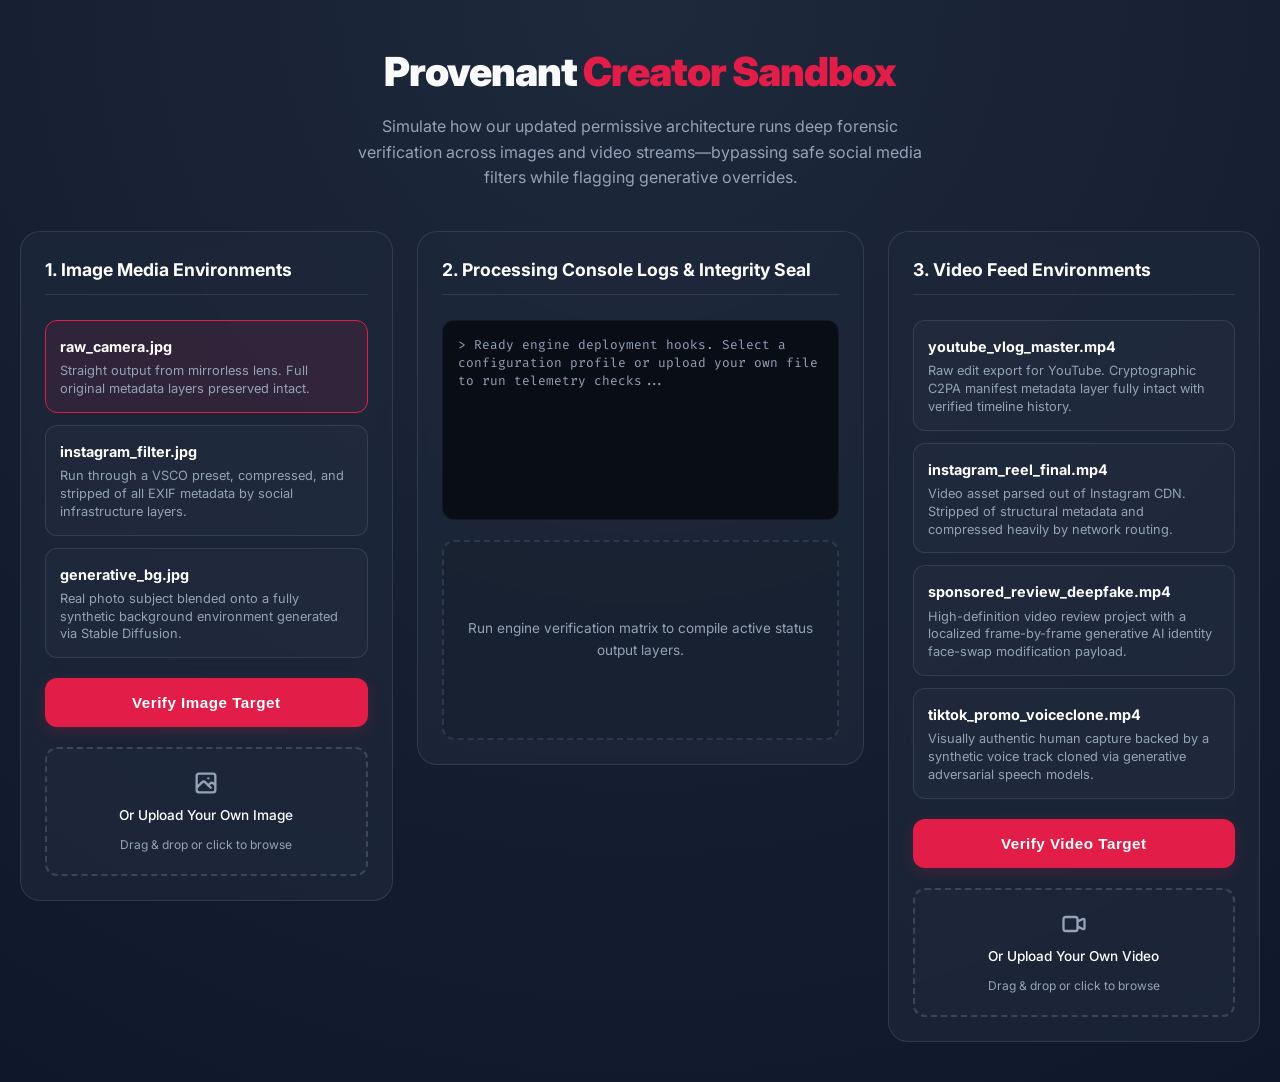
<file: Sandbox.html>
<!DOCTYPE html>
<html lang="en">
<head>
    <meta charset="UTF-8">
    <meta name="viewport" content="width=device-width, initial-scale=1.0">
    <title>Provenant | Creator Sandbox Simulation</title>
    <link rel="stylesheet" href="https://fonts.googleapis.com/css2?family=Inter:wght@400;500;700;900&family=Fira+Code:wght@400;500&display=swap">
    <style>
        :root {
            --brand-creator: #e11d48; /* Vibrant Rose */
            --brand-dark: #0f172a;   /* Deep Slate */
            --brand-surface: #1e293b; /* Medium Slate */
            --brand-border: rgba(255, 255, 255, 0.1);
            --text-main: #f8fafc;
            --text-muted: #94a3b8;
            --success-green: #00b894;
        }

        * { box-sizing: border-box; margin: 0; padding: 0; }

        body {
            font-family: 'Inter', sans-serif;
            background: radial-gradient(circle at top, #1e293b 0%, #0f172a 100%);
            color: var(--text-main);
            line-height: 1.6;
            min-height: 100vh;
            padding: 40px 20px;
        }

        .container {
            max-width: 1400px;
            margin: 0 auto;
        }

        header {
            text-align: center;
            margin-bottom: 40px;
        }

        header h1 {
            font-size: 2.5rem;
            font-weight: 900;
            letter-spacing: -1px;
            margin-bottom: 10px;
        }

        header h1 span {
            color: var(--brand-creator);
        }

        header p {
            color: var(--text-muted);
            max-width: 600px;
            margin: 0 auto;
        }

        /* Three-Column Grid Layout Structure */
        .sandbox-grid {
            display: grid;
            grid-template-columns: 1fr 1.2fr 1fr;
            gap: 24px;
            align-items: start;
        }

        @media (max-width: 1024px) {
            .sandbox-grid {
                grid-template-columns: 1fr;
            }
        }

        /* Card panels */
        .panel {
            background: rgba(30, 41, 59, 0.7);
            border: 1px solid var(--brand-border);
            border-radius: 20px;
            padding: 24px;
            backdrop-filter: blur(10px);
            display: flex;
            flex-direction: column;
            gap: 20px;
            min-height: 520px;
        }

        /* Center panel adjusts slightly for visual balance */
        .panel.center-panel {
            min-height: 520px;
        }

        .panel-title {
            font-size: 1.1rem;
            font-weight: 700;
            color: #fff;
            border-bottom: 1px solid var(--brand-border);
            padding-bottom: 10px;
            margin-bottom: 5px;
        }

        /* Selection Options */
        .scenario-selector {
            display: flex;
            flex-direction: column;
            gap: 12px;
        }

        .scenario-option {
            background: rgba(255, 255, 255, 0.02);
            border: 1px solid var(--brand-border);
            padding: 14px;
            border-radius: 12px;
            cursor: pointer;
            transition: all 0.25s ease;
            text-align: left;
        }

        .scenario-option:hover {
            border-color: rgba(225, 29, 72, 0.4);
            background: rgba(225, 29, 72, 0.02);
        }

        .scenario-option.active {
            border-color: var(--brand-creator);
            background: rgba(225, 29, 72, 0.1);
        }

        .scenario-option strong {
            display: block;
            color: #fff;
            margin-bottom: 4px;
            font-size: 0.9rem;
        }

        .scenario-option p {
            font-size: 0.8rem;
            color: var(--text-muted);
            line-height: 1.4;
        }

        .action-btn {
            background: var(--brand-creator);
            color: #fff;
            border: none;
            padding: 16px;
            border-radius: 12px;
            font-weight: 700;
            cursor: pointer;
            transition: all 0.3s ease;
            font-size: 0.95rem;
            letter-spacing: 0.5px;
            box-shadow: 0 4px 15px rgba(225, 29, 72, 0.2);
            width: 100%;
        }

        .action-btn:hover {
            transform: translateY(-2px);
            box-shadow: 0 8px 25px rgba(225, 29, 72, 0.4);
            filter: brightness(1.1);
        }

        /* Interactive Upload Zone Styling */
        .upload-box {
            border: 2px dashed rgba(255, 255, 255, 0.15);
            background: rgba(255, 255, 255, 0.01);
            border-radius: 12px;
            padding: 20px;
            text-align: center;
            cursor: pointer;
            transition: all 0.25s ease;
            display: flex;
            flex-direction: column;
            align-items: center;
            justify-content: center;
            gap: 8px;
            margin-top: auto; /* Push down to balance column space */
        }

        .upload-box:hover, .upload-box.dragover {
            border-color: var(--brand-creator);
            background: rgba(225, 29, 72, 0.03);
        }

        .upload-box svg {
            color: var(--text-muted);
            transition: color 0.25s ease;
        }

        .upload-box:hover svg, .upload-box.dragover svg {
            color: var(--brand-creator);
        }

        .upload-box span {
            font-size: 0.85rem;
            font-weight: 500;
            color: #fff;
        }

        .upload-box p {
            font-size: 0.75rem;
            color: var(--text-muted);
        }

        .hidden-input {
            display: none;
        }

        /* Terminal Console */
        .terminal {
            background: #090d16;
            border: 1px solid rgba(255, 255, 255, 0.05);
            border-radius: 12px;
            padding: 15px;
            font-family: 'Fira Code', monospace;
            font-size: 0.8rem;
            height: 200px;
            overflow-y: auto;
            color: #38bdf8;
        }

        .terminal-line {
            margin-bottom: 6px;
            line-height: 1.4;
            white-space: pre-wrap;
        }

        .terminal-line.neutral { color: var(--text-muted); }
        .terminal-line.bypass { color: #eab308; }
        .terminal-line.success { color: var(--success-green); }
        .terminal-line.danger { color: #f43f5e; }

        /* Output Display Area */
        .output-zone {
            flex-grow: 1;
            display: flex;
            align-items: center;
            justify-content: center;
            border: 2px dashed var(--brand-border);
            border-radius: 12px;
            padding: 15px;
            background: rgba(0,0,0,0.1);
            min-height: 200px;
        }

        .output-placeholder {
            color: var(--text-muted);
            font-size: 0.85rem;
            text-align: center;
        }

        /* Dynamic Badge Result Card */
        .badge-card {
            text-align: center;
            animation: fadeIn 0.4s ease forwards;
            max-width: 320px;
        }

        .seal-graphics {
            display: inline-flex;
            align-items: center;
            justify-content: center;
            width: 70px;
            height: 70px;
            border-radius: 50%;
            margin-bottom: 12px;
        }

        .seal-graphics.pass {
            background: rgba(0, 184, 148, 0.1);
            border: 3px double var(--success-green);
            color: var(--success-green);
        }

        .seal-graphics.fail {
            background: rgba(244, 63, 94, 0.1);
            border: 3px double #f43f5e;
            color: #f43f5e;
        }

        .badge-card h4 {
            font-size: 1.15rem;
            margin-bottom: 4px;
            color: #fff;
        }

        .badge-card p {
            font-size: 0.8rem;
            color: var(--text-muted);
            margin-bottom: 12px;
        }

        .download-stub {
            font-size: 0.7rem;
            color: var(--brand-creator);
            text-transform: uppercase;
            font-weight: 700;
            letter-spacing: 1px;
            border: 1px solid rgba(225, 29, 72, 0.3);
            padding: 5px 10px;
            border-radius: 20px;
            display: inline-block;
            background: rgba(225, 29, 72, 0.05);
        }

        @keyframes fadeIn {
            from { opacity: 0; transform: scale(0.95); }
            to { opacity: 1; transform: scale(1); }
        }
    </style>
</head>
<body>

    <div class="container">
        <header>
            <h1>Provenant <span>Creator Sandbox</span></h1>
            <p>Simulate how our updated permissive architecture runs deep forensic verification across images and video streams—bypassing safe social media filters while flagging generative overrides.</p>
        </header>

        <div class="sandbox-grid">
            
            <!-- COLUMN 1: Image Media Environments -->
            <div class="panel">
                <div class="panel-title">1. Image Media Environments</div>
                <div class="scenario-selector">
                    <div class="scenario-option active" data-id="raw_camera" onclick="selectScenario('raw_camera')">
                        <strong>raw_camera.jpg</strong>
                        <p>Straight output from mirrorless lens. Full original metadata layers preserved intact.</p>
                    </div>
                    
                    <div class="scenario-option" data-id="instagram_filter" onclick="selectScenario('instagram_filter')">
                        <strong>instagram_filter.jpg</strong>
                        <p>Run through a VSCO preset, compressed, and stripped of all EXIF metadata by social infrastructure layers.</p>
                    </div>

                    <div class="scenario-option" data-id="generative_bg" onclick="selectScenario('generative_bg')">
                        <strong>generative_bg.jpg</strong>
                        <p>Real photo subject blended onto a fully synthetic background environment generated via Stable Diffusion.</p>
                    </div>
                </div>
                <button class="action-btn" onclick="runAnalysis()">Verify Image Target</button>

                <!-- IMAGE UPLOAD BOX -->
                <div class="upload-box" id="image-upload" onclick="triggerInput('image-file-input')">
                    <svg width="28" height="28" fill="none" stroke="currentColor" stroke-width="2" viewBox="0 0 24 24">
                        <path stroke-linecap="round" stroke-linejoin="round" d="M4 16l4.586-4.586a2 2 0 012.828 0L16 16m-2-2l1.586-1.586a2 2 0 012.828 0L20 14m-6-6h.01M6 20h12a2 2 0 002-2V6a2 2 0 00-2-2H6a2 2 0 00-2 2v12a2 2 0 002 2z"/>
                    </svg>
                    <span>Or Upload Your Own Image</span>
                    <p>Drag & drop or click to browse</p>
                    <input type="file" id="image-file-input" class="hidden-input" accept="image/*" onchange="handleUserUpload(this, 'image')">
                </div>
            </div>

            <!-- COLUMN 2: Processing Console Logs & Integrity Seal -->
            <div class="panel center-panel">
                <div class="panel-title">2. Processing Console Logs & Integrity Seal</div>
                
                <div class="terminal" id="console-logs">
                    <div class="terminal-line neutral">> Ready engine deployment hooks. Select a configuration profile or upload your own file to run telemetry checks...</div>
                </div>

                <div class="output-zone" id="output-zone">
                    <div class="output-placeholder">
                        Run engine verification matrix to compile active status output layers.
                    </div>
                </div>
            </div>

            <!-- COLUMN 3: Video Feed Environments -->
            <div class="panel">
                <div class="panel-title">3. Video Feed Environments</div>
                <div class="scenario-selector">
                    <div class="scenario-option" data-id="youtube_master" onclick="selectScenario('youtube_master')">
                        <strong>youtube_vlog_master.mp4</strong>
                        <p>Raw edit export for YouTube. Cryptographic C2PA manifest metadata layer fully intact with verified timeline history.</p>
                    </div>
                    
                    <div class="scenario-option" data-id="instagram_compressed" onclick="selectScenario('instagram_compressed')">
                        <strong>instagram_reel_final.mp4</strong>
                        <p>Video asset parsed out of Instagram CDN. Stripped of structural metadata and compressed heavily by network routing.</p>
                    </div>
                    
                    <div class="scenario-option" data-id="deepfake_face" onclick="selectScenario('deepfake_face')">
                        <strong>sponsored_review_deepfake.mp4</strong>
                        <p>High-definition video review project with a localized frame-by-frame generative AI identity face-swap modification payload.</p>
                    </div>
                    
                    <div class="scenario-option" data-id="audio_clone" onclick="selectScenario('audio_clone')">
                        <strong>tiktok_promo_voiceclone.mp4</strong>
                        <p>Visually authentic human capture backed by a synthetic voice track cloned via generative adversarial speech models.</p>
                    </div>
                </div>
                <button class="action-btn" onclick="runAnalysis()">Verify Video Target</button>

                <!-- VIDEO UPLOAD BOX -->
                <div class="upload-box" id="video-upload" onclick="triggerInput('video-file-input')">
                    <svg width="28" height="28" fill="none" stroke="currentColor" stroke-width="2" viewBox="0 0 24 24">
                        <path stroke-linecap="round" stroke-linejoin="round" d="M15 10l4.553-2.276A1 1 0 0121 8.618v6.764a1 1 0 01-1.447.894L15 14M5 18h8a2 2 0 002-2V8a2 2 0 00-2-2H5a2 2 0 00-2 2v8a2 2 0 002 2z"/>
                    </svg>
                    <span>Or Upload Your Own Video</span>
                    <p>Drag & drop or click to browse</p>
                    <input type="file" id="video-file-input" class="hidden-input" accept="video/*" onchange="handleUserUpload(this, 'video')">
                </div>
            </div>

        </div>
    </div>

    <!-- Data Matrices Processing Script -->
    <script>
        const scenarios = {
            raw_camera: {
                name: 'raw_camera.jpg',
                aiArtifacts: false,
                logDetails: [
                    "Verifying cryptographic file header structures...", 
                    "EXIF identity metrics read successfully.", 
                    "Running spatial pixel matrix evaluation...",
                    "Asset clear of structural adjustments."
                ]
            },
            instagram_filter: {
                name: 'instagram_filter.jpg',
                aiArtifacts: false,
                logDetails: [
                    "Verifying cryptographic file header structures...", 
                    "Warning: Metadata layer missing or stripped.", 
                    "Applying permissive ruleset fallback logic [BYPASS TRIGGERED].", 
                    "Evaluating pixel compression artifacts...", 
                    "No malicious tracking alterations discovered."
                ]
            },
            generative_bg: {
                name: 'generative_bg.jpg',
                aiArtifacts: true,
                type: 'diffusion',
                logDetails: [
                    "Verifying cryptographic file header structures...", 
                    "Bypassing metadata layer check.", 
                    "Analyzing frequency domains for mathematical pattern inconsistencies...", 
                    "CRITICAL EXCEPTION: Discovered high-frequency diffusion artifacts matching GAN/Diffusion structural noise layout patterns."
                ]
            },
            youtube_master: {
                name: 'youtube_vlog_master.mp4',
                aiArtifacts: false,
                logDetails: [
                    "Extracting temporal video containers...",
                    "Reading C2PA manifest metadata layers...",
                    "Hardware-level sensor token validated successfully.",
                    "Running pixel block movement checking architecture...",
                    "Analyzing natural frame-to-frame rendering patterns...",
                    "Audio phase consistency check: 100% human match verified."
                ]
            },
            instagram_compressed: {
                name: 'instagram_reel_final.mp4',
                aiArtifacts: false,
                logDetails: [
                    "Extracting temporal video containers...",
                    "Warning: Structural metadata tracks missing or stripped by platform app layers.",
                    "Applying adaptive fallback auditing checks [BYPASS HOOKS ACTIVE]...",
                    "Compensating for severe social media h.264 compression blocks...",
                    "Analyzing pixel blending patterns for face/edge inconsistencies...",
                    "Scanning voice wave properties across audio tracks...",
                    "No synthetic generation markers matched."
                ]
            },
            deepfake_face: {
                name: 'sponsored_review_deepfake.mp4',
                aiArtifacts: true,
                type: 'deepfake',
                logDetails: [
                    "Parsing temporal video frame arrays...",
                    "Scanning facial feature landing matrices across timeline tracks...",
                    "Evaluating lighting distribution vectors on human skin contours...",
                    "CRITICAL EXCEPTION: Inconsistent edge blending pattern found at frame boundaries.",
                    "Deceptive deepfake facial alignment signature isolated at index: 0.142"
                ]
            },
            audio_clone: {
                name: 'tiktok_promo_voiceclone.mp4',
                aiArtifacts: true,
                type: 'voiceclone',
                logDetails: [
                    "Parsing temporal video frame arrays...",
                    "Visual check: Human capture vectors appear authenticated...",
                    "Isolating master audio layer components...",
                    "Running discrete Fourier transforms for vocal track frequency testing...",
                    "CRITICAL EXCEPTION: Harmonic gap patterns discovered inside high-frequency spectrum arrays matching synthetic AI voice clones."
                ]
            }
        };

        let currentScenarioId = 'raw_camera';

        function selectScenario(id) {
            currentScenarioId = id;
            
            // Remove active tags across both sidebar controllers completely
            document.querySelectorAll('.scenario-option').forEach(opt => opt.classList.remove('active'));
            const dynamicOption = document.querySelector(`.scenario-option[data-id="${id}"]`);
            if (dynamicOption) dynamicOption.classList.add('active');
            
            document.getElementById('console-logs').innerHTML = `<div class="terminal-line neutral">> Profile configuration switched to [${scenarios[id].name}]. Pipeline ready to execute...</div>`;
            document.getElementById('output-zone').innerHTML = `<div class="output-placeholder">Run engine verification matrix to compile active status output layers.</div>`;
        }

        // Upload interaction management helpers
        function triggerInput(inputId) {
            document.getElementById(inputId).click();
        }

        function handleUserUpload(input, type) {
            if (input.files && input.files[0]) {
                const fileName = input.files[0].name;
                
                // Programmatically append custom user-ingested file context parameters into runtime scenarios structure
                scenarios['user_custom_file'] = {
                    name: fileName,
                    aiArtifacts: false,
                    logDetails: [
                        `Ingesting user payload streams: [${fileName}]...`,
                        "Running real-time multi-layer decompression array matrices...",
                        "Permissive architecture filter parsing active...",
                        "Evaluating noise floor distributions across physical rendering tracks...",
                        "Pixel clustering check: Authenticated human environmental capture confirmed."
                    ]
                };

                // Deselect fixed configuration presets
                document.querySelectorAll('.scenario-option').forEach(opt => opt.classList.remove('active'));
                
                currentScenarioId = 'user_custom_file';
                document.getElementById('console-logs').innerHTML = `<div class="terminal-line success">> Ingested external stream user data: [${fileName}]. Custom file framework staged successfully.</div>`;
                document.getElementById('output-zone').innerHTML = `<div class="output-placeholder">Staged. Click verification button above to process your file.</div>`;
            }
        }

        // Add visual drag over cues
        document.querySelectorAll('.upload-box').forEach(box => {
            box.addEventListener('dragover', (e) => { e.preventDefault(); box.classList.add('dragover'); });
            box.addEventListener('dragleave', () => box.classList.remove('dragover'));
            box.addEventListener('drop', (e) => {
                e.preventDefault();
                box.classList.remove('dragover');
                const type = box.id === 'image-upload' ? 'image' : 'video';
                const inputId = type === 'image' ? 'image-file-input' : 'video-file-input';
                const inputElement = document.getElementById(inputId);
                
                if (e.dataTransfer.files.length > 0) {
                    inputElement.files = e.dataTransfer.files;
                    handleUserUpload(inputElement, type);
                }
            });
        });

        function runAnalysis() {
            const consoleBox = document.getElementById('console-logs');
            const outputZone = document.getElementById('output-zone');
            const target = scenarios[currentScenarioId];
            
            consoleBox.innerHTML = '';
            outputZone.innerHTML = '<div class="output-placeholder">Ingesting stream payloads and processing telemetry matrices...</div>';

            let step = 0;
            
            function printNextLine() {
                if (step < target.logDetails.length) {
                    const lineText = target.logDetails[step];
                    let lineClass = 'neutral';
                    
                    if (lineText.includes('Warning') || lineText.includes('BYPASS')) {
                        lineClass = 'bypass';
                    } else if (lineText.includes('CRITICAL')) {
                        lineClass = 'danger';
                    } else if (lineText.includes('validated') || lineText.includes('verified') || lineText.includes('successfully') || lineText.includes('confirmed')) {
                        lineClass = 'success';
                    }
                    
                    consoleBox.innerHTML += `<div class="terminal-line ${lineClass}">> ${lineText}</div>`;
                    consoleBox.scrollTop = consoleBox.scrollHeight;
                    step++;
                    setTimeout(printNextLine, 450);
                } else {
                    finalizeOutput(target, outputZone, consoleBox);
                }
            }
            
            printNextLine();
        }

        function finalizeOutput(target, outputZone, consoleBox) {
            if (target.aiArtifacts) {
                consoleBox.innerHTML += `<div class="terminal-line danger">>>> CORE ENGINE VALIDATION REFUSED: Generative payload structures matched synthetic hazard profiles.</div>`;
                
                let issueType = 'Synthetic Manipulation Detected';
                if (target.type === 'deepfake') issueType = 'Deceptive Face Swap Overrides';
                else if (target.type === 'voiceclone') issueType = 'Synthetic Voice Clone Track';
                else if (target.type === 'diffusion') issueType = 'Synthetic Background Insertion';
                
                outputZone.innerHTML = `
                    <div class="badge-card">
                        <div class="seal-graphics fail">
                            <svg width="32" height="32" fill="none" stroke="currentColor" stroke-width="2" viewBox="0 0 24 24"><path stroke-linecap="round" stroke-linejoin="round" d="M12 9v2m0 4h.01m-6.938 4h13.856c1.54 0 2.502-1.667 1.732-3L13.732 4c-.77-1.333-2.694-1.333-3.464 0L3.34 16c-.77 1.333.192 3 1.732 3z"/></svg>
                        </div>
                        <h4>Verification Failed</h4>
                        <p style="color:#f43f5e; font-weight:700;">${issueType}</p>
                        <p>This asset tracks clear mathematical rendering inconsistencies from generative AI modifications and cannot be authenticated.</p>
                    </div>
                `;
            } else {
                consoleBox.innerHTML += `<div class="terminal-line success">>>> SUCCESS: Integrity workspace evaluation complete. File cleared of synthetic generation overrides.</div>`;
                
                outputZone.innerHTML = `
                    <div class="badge-card">
                        <div class="seal-graphics pass">
                            <svg width="32" height="32" fill="none" stroke="currentColor" stroke-width="2" viewBox="0 0 24 24"><path stroke-linecap="round" stroke-linejoin="round" d="M9 12l2 2 4-4m5.618-4.016A11.955 11.955 0 0112 2.944a11.955 11.955 0 01-8.618 3.04A12.02 12.02 0 003 9c0 5.591 3.824 10.29 9 11.622 5.176-1.332 9-6.03 9-11.622 0-1.042-.133-2.052-.382-3.016z"/></svg>
                        </div>
                        <h4>AI-Free Certified</h4>
                        <p>Asset Validation: 100% Non-Synthetic Content</p>
                        <div class="download-stub">Ready for Brand Deck / Media Kit</div>
                    </div>
                `;
            }
            consoleBox.scrollTop = consoleBox.scrollHeight;
        }
    </script>
</body>
</html>
</file>
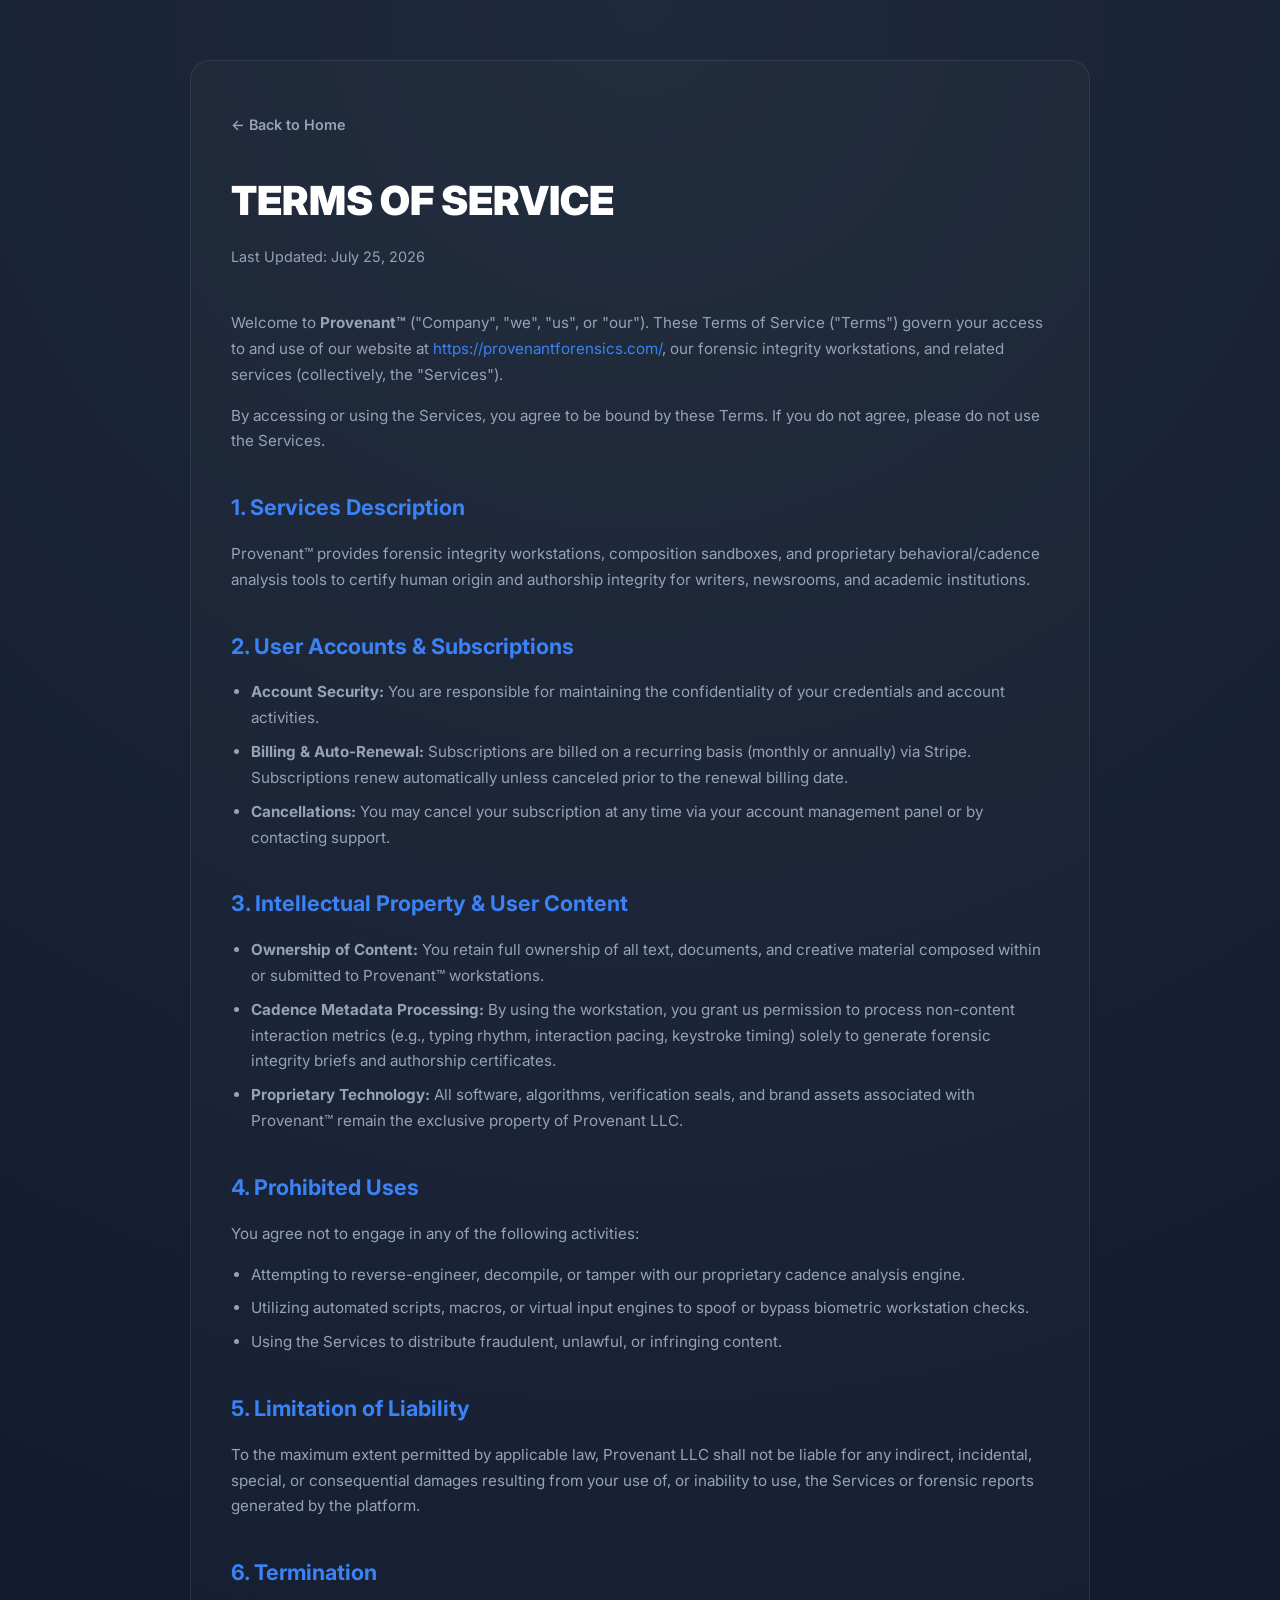
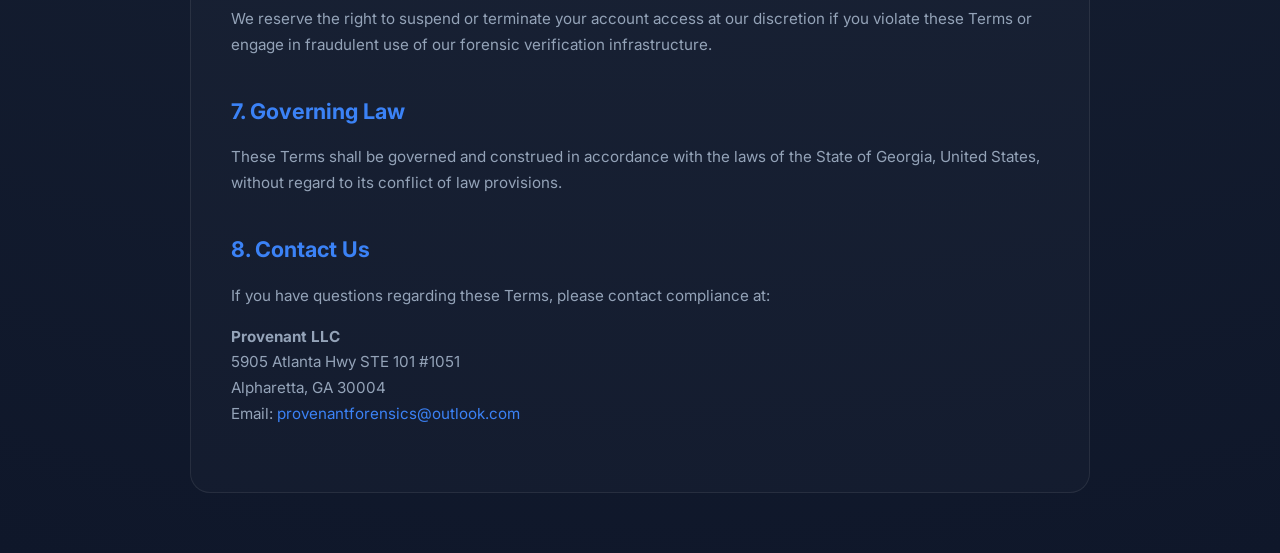
<file: terms.html>
<!DOCTYPE html>
<html lang="en">
<head>
    <meta charset="UTF-8">
    <meta name="viewport" content="width=device-width, initial-scale=1.0">
    <title>Terms of Service | Provenant™</title>
    <link rel="stylesheet" href="https://fonts.googleapis.com/css2?family=Inter:wght@400;500;700;900&display=swap">
    <style>
        :root {
            --brand-writer: #3b82f6;
            --brand-dark: #0f172a;
            --text-main: #f8fafc;
            --text-muted: #94a3b8;
        }

        * { box-sizing: border-box; margin: 0; padding: 0; }

        body {
            font-family: 'Inter', sans-serif;
            background: radial-gradient(circle at top, #1e293b 0%, #0f172a 100%);
            color: var(--text-main);
            line-height: 1.7;
            padding: 60px 20px;
            min-height: 100vh;
        }

        .container {
            max-width: 900px;
            margin: 0 auto;
            background: rgba(255, 255, 255, 0.02);
            border: 1px solid rgba(255, 255, 255, 0.08);
            border-radius: 20px;
            padding: 50px 40px;
        }

        h1 { font-size: 2.5rem; font-weight: 900; margin-bottom: 10px; color: #ffffff; }
        .last-updated { color: var(--text-muted); font-size: 0.9rem; margin-bottom: 40px; }

        h2 { font-size: 1.35rem; color: var(--brand-writer); margin-top: 35px; margin-bottom: 15px; }
        p { color: var(--text-muted); font-size: 0.95rem; margin-bottom: 15px; }

        ul { margin-left: 20px; color: var(--text-muted); margin-bottom: 20px; font-size: 0.95rem; }
        li { margin-bottom: 8px; }

        a { color: var(--brand-writer); text-decoration: none; }
        a:hover { text-decoration: underline; }

        .back-link {
            display: inline-block;
            margin-bottom: 30px;
            color: var(--text-muted);
            font-size: 0.9rem;
            font-weight: 600;
        }
    </style>
</head>
<body>

    <div class="container">
        <a href="index.html" class="back-link">← Back to Home</a>
        
        <h1>TERMS OF SERVICE</h1>
        <p class="last-updated">Last Updated: July 25, 2026</p>

        <p>Welcome to <strong>Provenant™</strong> ("Company", "we", "us", or "our"). These Terms of Service ("Terms") govern your access to and use of our website at <a href="https://provenantforensics.com/">https://provenantforensics.com/</a>, our forensic integrity workstations, and related services (collectively, the "Services").</p>

        <p>By accessing or using the Services, you agree to be bound by these Terms. If you do not agree, please do not use the Services.</p>

        <h2>1. Services Description</h2>
        <p>Provenant™ provides forensic integrity workstations, composition sandboxes, and proprietary behavioral/cadence analysis tools to certify human origin and authorship integrity for writers, newsrooms, and academic institutions.</p>

        <h2>2. User Accounts & Subscriptions</h2>
        <ul>
            <li><strong>Account Security:</strong> You are responsible for maintaining the confidentiality of your credentials and account activities.</li>
            <li><strong>Billing & Auto-Renewal:</strong> Subscriptions are billed on a recurring basis (monthly or annually) via Stripe. Subscriptions renew automatically unless canceled prior to the renewal billing date.</li>
            <li><strong>Cancellations:</strong> You may cancel your subscription at any time via your account management panel or by contacting support.</li>
        </ul>

        <h2>3. Intellectual Property & User Content</h2>
        <ul>
            <li><strong>Ownership of Content:</strong> You retain full ownership of all text, documents, and creative material composed within or submitted to Provenant™ workstations.</li>
            <li><strong>Cadence Metadata Processing:</strong> By using the workstation, you grant us permission to process non-content interaction metrics (e.g., typing rhythm, interaction pacing, keystroke timing) solely to generate forensic integrity briefs and authorship certificates.</li>
            <li><strong>Proprietary Technology:</strong> All software, algorithms, verification seals, and brand assets associated with Provenant™ remain the exclusive property of Provenant LLC.</li>
        </ul>

        <h2>4. Prohibited Uses</h2>
        <p>You agree not to engage in any of the following activities:</p>
        <ul>
            <li>Attempting to reverse-engineer, decompile, or tamper with our proprietary cadence analysis engine.</li>
            <li>Utilizing automated scripts, macros, or virtual input engines to spoof or bypass biometric workstation checks.</li>
            <li>Using the Services to distribute fraudulent, unlawful, or infringing content.</li>
        </ul>

        <h2>5. Limitation of Liability</h2>
        <p>To the maximum extent permitted by applicable law, Provenant LLC shall not be liable for any indirect, incidental, special, or consequential damages resulting from your use of, or inability to use, the Services or forensic reports generated by the platform.</p>

        <h2>6. Termination</h2>
        <p>We reserve the right to suspend or terminate your account access at our discretion if you violate these Terms or engage in fraudulent use of our forensic verification infrastructure.</p>

        <h2>7. Governing Law</h2>
        <p>These Terms shall be governed and construed in accordance with the laws of the State of Georgia, United States, without regard to its conflict of law provisions.</p>

        <h2>8. Contact Us</h2>
        <p>If you have questions regarding these Terms, please contact compliance at:</p>
        <p>
            <strong>Provenant LLC</strong><br>
            5905 Atlanta Hwy STE 101 #1051<br>
            Alpharetta, GA 30004<br>
            Email: <a href="mailto:provenantforensics@outlook.com">provenantforensics@outlook.com</a>
        </p>
    </div>

</body>
</html>
</file>
